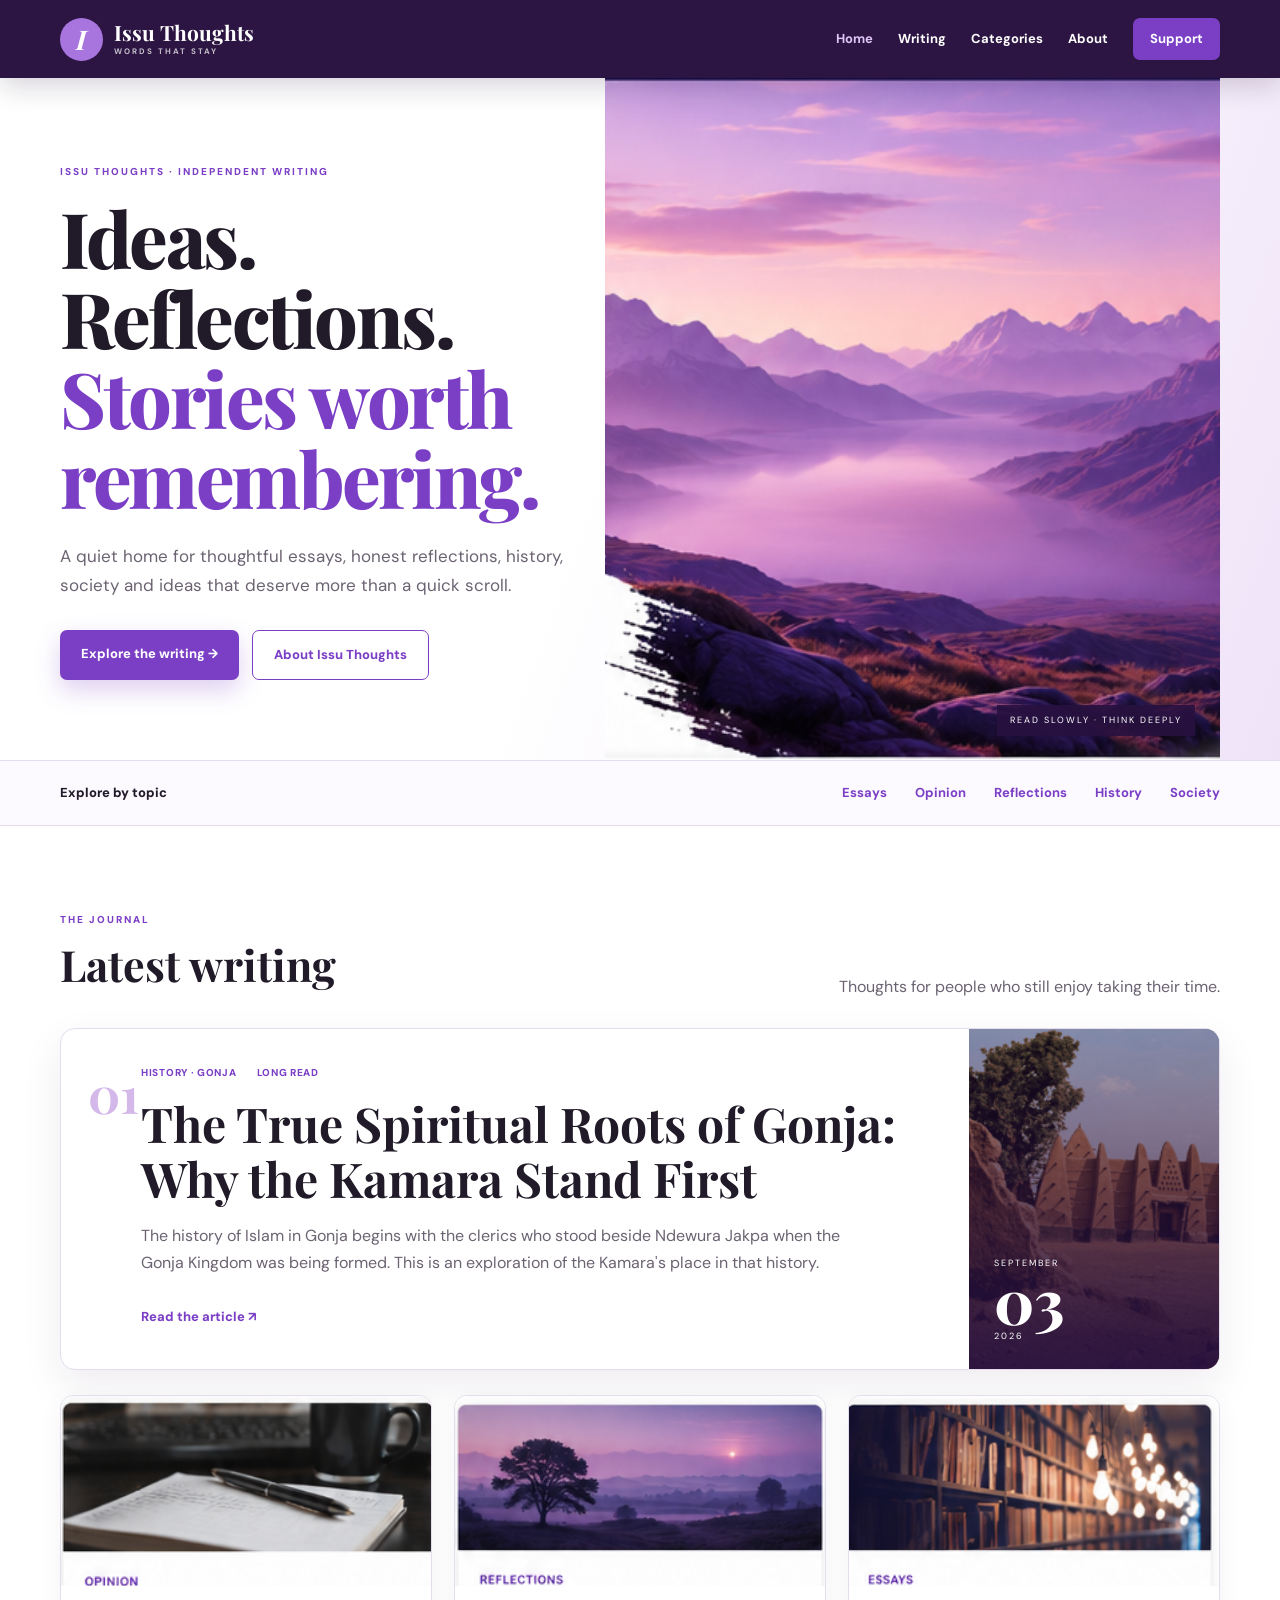
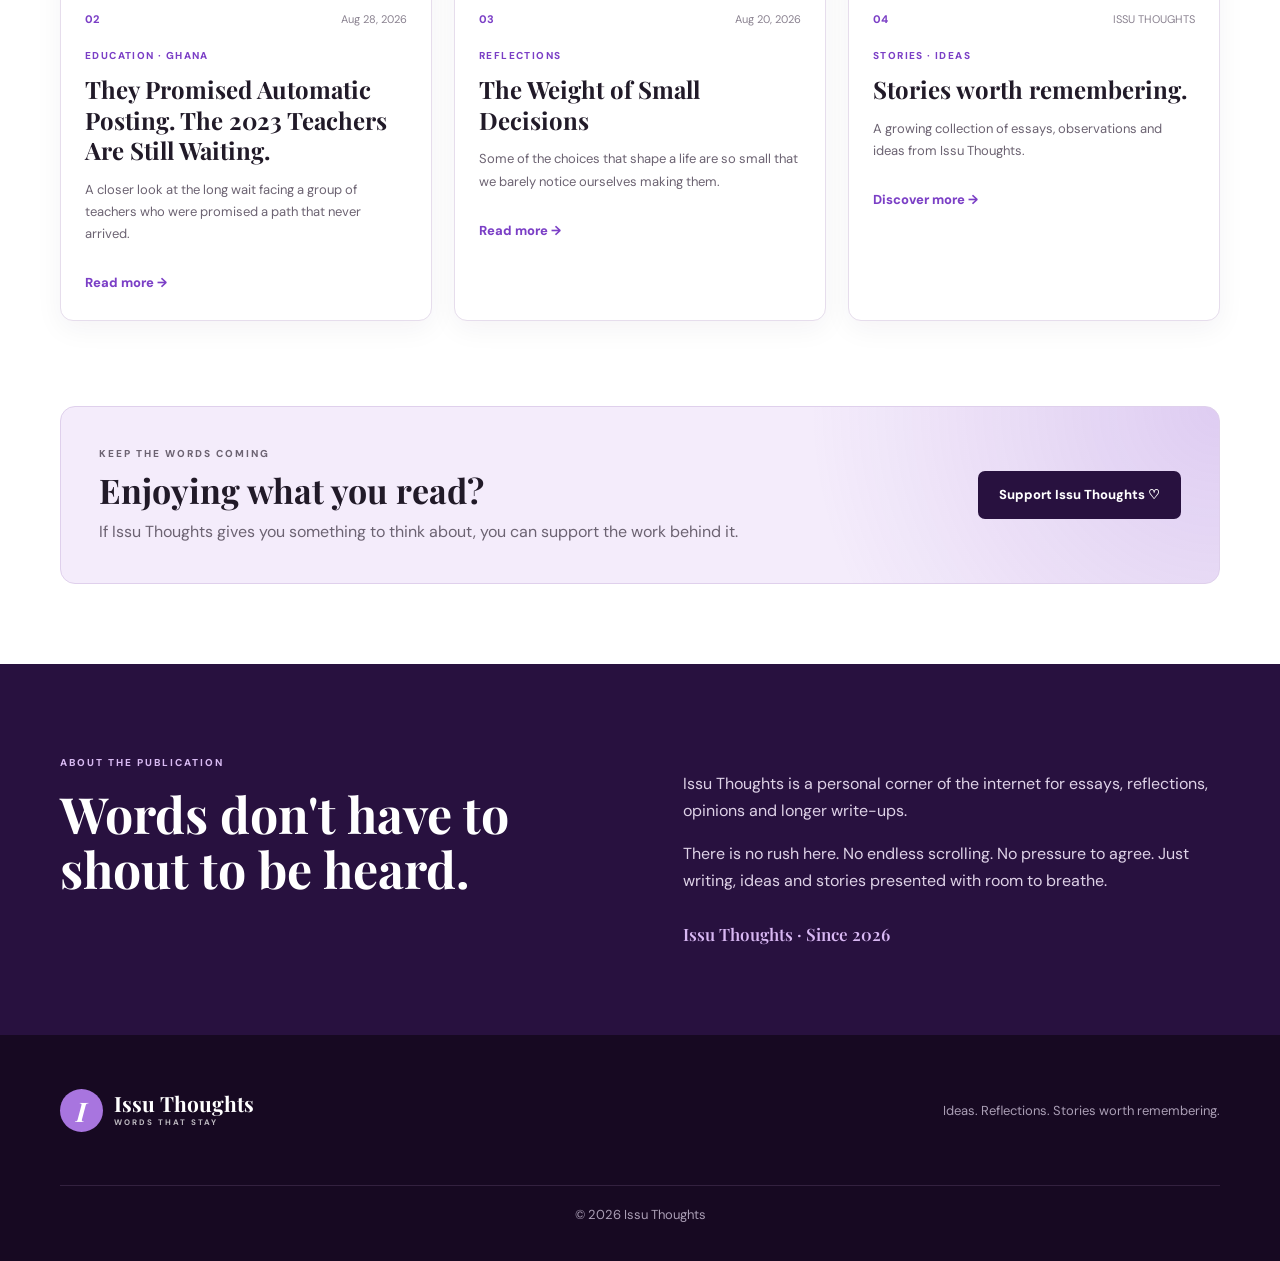
<file: index.html>
<!doctype html>

<html lang="en"><head>  <meta charset="utf-8"><meta name="viewport"
content="width=device-width, initial-scale=1">

  <title>Issu Thoughts — Ideas. Reflections. Stories.</title><meta name="description"
content="Thoughtful essays, honest reflections, history and ideas by Issu.">

  <link rel="stylesheet"
        href="styles.css"></head><body><header class="site-header">  <div class="wrap nav-wrap"><a class="brand" href="index.html">

  <span class="brand-mark">I</span>

  <span>
    <strong>Issu Thoughts</strong>
    <small>WORDS THAT STAY</small>
  </span>

</a>


<button
  class="menu-toggle"
  aria-label="Open navigation">
  ☰
</button>


<nav class="nav">

  <a class="active"
     href="index.html">
    Home
  </a>

  <a href="#writing">
    Writing
  </a>

  <a href="#topics">
    Categories
  </a>

  <a href="#about">
    About
  </a>

  <a
    class="nav-button"
    href="https://paystack.shop/pay/Issu-thoughts">
    Support
  </a>

</nav>

  </div></header><!-- =========================
     HERO
     ========================= --><section class="hero">  <div class="wrap hero-grid"><div class="hero-copy">

  <p class="eyebrow">
    ISSU THOUGHTS · INDEPENDENT WRITING
  </p>


  <h1>
    Ideas.<br>
    Reflections.<br>
    <em>Stories worth remembering.</em>
  </h1>


  <p>
    A quiet home for thoughtful essays,
    honest reflections, history, society
    and ideas that deserve more than a
    quick scroll.
  </p>


  <div class="hero-actions">

    <a
      class="button button-primary"
      href="#writing">
      Explore the writing →
    </a>

    <a
      class="button button-outline"
      href="#about">
      About Issu Thoughts
    </a>

  </div>

</div>


<div class="hero-art">

  <img
    src="hero-art.png"
    alt="Purple editorial artwork">

  <span class="art-caption">
    READ SLOWLY · THINK DEEPLY
  </span>

</div>

  </div></section><!-- =========================
     TOPICS
     ========================= --><div
  class="topic-bar"
  id="topics">  <div class="wrap topics"><span class="topics-label">
  Explore by topic
</span>

<a href="#writing">
  Essays
</a>

<a href="#writing">
  Opinion
</a>

<a href="#writing">
  Reflections
</a>

<a href="#writing">
  History
</a>

<a href="#writing">
  Society
</a>

  </div></div><!-- =========================
     WRITING
     ========================= --><section
  class="writing-section"
  id="writing">  <div class="wrap"><div class="section-heading">

  <div>

    <p class="eyebrow">
      THE JOURNAL
    </p>

    <h2>
      Latest writing
    </h2>

  </div>

  <p>
    Thoughts for people who still
    enjoy taking their time.
  </p>

</div>



<!-- FEATURED ARTICLE -->

<article class="featured-post">


  <div class="featured-number">
    01
  </div>


  <div class="featured-content">

    <div class="post-meta">

      <span>
        History · Gonja
      </span>

      <span>
        Long read
      </span>

    </div>


    <h3>

      <a href="Kamara.html">

        The True Spiritual Roots of Gonja:
        Why the Kamara Stand First

      </a>

    </h3>


    <p>
      The history of Islam in Gonja begins
      with the clerics who stood beside
      Ndewura Jakpa when the Gonja Kingdom
      was being formed.

      This is an exploration of the Kamara's
      place in that history.
    </p>


    <a
      class="read-link"
      href="Kamara.html">

      Read the article ↗

    </a>

  </div>


  <div class="featured-side">

    <img
  src="Kamara-art.png"
  alt="Traditional Gonja mosque and landscape associated with Larabanga">

    <div class="featured-side-overlay"></div>

    <div class="featured-date">

      <span>
        September
      </span>

      <strong>
        03
      </strong>

      <span>
        2026
      </span>

    </div>

  </div>


</article>



<!-- OTHER PUBLICATIONS -->

<div class="post-grid">


  <!-- CARD 02 -->

  <article class="post-card">

    <div class="card-image">

      <img
        src="writing-art.png"
        alt="Editorial writing artwork">

    </div>


    <div class="card-content">

      <div class="card-top">

        <span class="post-index">
          02
        </span>

        <span>
          Aug 28, 2026
        </span>

      </div>


      <p class="card-category">
        EDUCATION · GHANA
      </p>


      <h3>

        <a href="teacher-recruitment-backlog.html">

          They Promised Automatic Posting.
          The 2023 Teachers Are Still Waiting.

        </a>

      </h3>


      <p class="excerpt">

        A closer look at the long wait
        facing a group of teachers who were
        promised a path that never arrived.

      </p>


      <a
        class="read-link"
        href="teacher-recruitment-backlog.html">

        Read more →

      </a>

    </div>

  </article>



  <!-- CARD 03 -->

  <article class="post-card">

    <div class="card-image">

      <img
        src="reflection-art.png"
        alt="Reflection editorial artwork">

    </div>


    <div class="card-content">

      <div class="card-top">

        <span class="post-index">
          03
        </span>

        <span>
          Aug 20, 2026
        </span>

      </div>


      <p class="card-category">
        REFLECTIONS
      </p>


      <h3>

        <a href="article.html">

          The Weight of Small Decisions

        </a>

      </h3>


      <p class="excerpt">

        Some of the choices that shape
        a life are so small that we barely
        notice ourselves making them.

      </p>


      <a
        class="read-link"
        href="article.html">

        Read more →

      </a>

    </div>

  </article>



  <!-- CARD 04 -->

  <article class="post-card">

    <div class="card-image">

      <img
        src="stories-art.png"
        alt="Stories editorial artwork">

    </div>


    <div class="card-content">

      <div class="card-top">

        <span class="post-index">
          04
        </span>

        <span>
          ISSU THOUGHTS
        </span>

      </div>


      <p class="card-category">
        STORIES · IDEAS
      </p>


      <h3>
        Stories worth remembering.
      </h3>


      <p class="excerpt">

        A growing collection of essays,
        observations and ideas from
        Issu Thoughts.

      </p>


      <a
        class="read-link"
        href="#about">

        Discover more →

      </a>

    </div>

  </article>


</div>

  </div></section><!-- =========================
     SUPPORT
     ========================= --><section class="support-section">  <div class="wrap support-card"><div>

  <p class="eyebrow">
    KEEP THE WORDS COMING
  </p>

  <h2>
    Enjoying what you read?
  </h2>

  <p>
    If Issu Thoughts gives you something
    to think about, you can support the
    work behind it.
  </p>

</div>


<a
  class="button button-dark"
  href="https://paystack.shop/pay/Issu-thoughts">

  Support Issu Thoughts ♡

</a>

  </div></section><!-- =========================
     ABOUT
     ========================= --><section
  class="about-section"
  id="about">  <div class="wrap about-grid"><div class="about-title">

  <p
    class="eyebrow"
    style="color:#d8baf2">

    ABOUT THE PUBLICATION

  </p>


  <h2>
    Words don't have to shout
    to be heard.
  </h2>

</div>


<div class="about-copy">

  <p>

    Issu Thoughts is a personal corner
    of the internet for essays,
    reflections, opinions and longer
    write-ups.

  </p>


  <p>

    There is no rush here.
    No endless scrolling.
    No pressure to agree.

    Just writing, ideas and stories
    presented with room to breathe.

  </p>


  <div class="signature">

    Issu Thoughts
    <span>·</span>
    Since 2026

  </div>

</div>

  </div></section><!-- =========================
     FOOTER
     ========================= --><footer class="footer">  <div class="wrap footer-inner"><a
  class="brand footer-brand"
  href="index.html">

  <span class="brand-mark">
    I
  </span>

  <span>

    <strong>
      Issu Thoughts
    </strong>

    <small>
      WORDS THAT STAY
    </small>

  </span>

</a>


<p>
  Ideas. Reflections.
  Stories worth remembering.
</p>


<p class="copyright">
  © 2026 Issu Thoughts
</p>

  </div></footer><script>

const menuButton =
  document.querySelector(".menu-toggle");

const navigation =
  document.querySelector(".nav");


menuButton.addEventListener(
  "click",
  function () {

    navigation.classList.toggle("open");

  }
);


document.querySelectorAll(".nav a")
  .forEach(function(link) {

    link.addEventListener(
      "click",
      function() {

        navigation.classList.remove("open");

      }
    );

  });

</script></body></html>
</file>
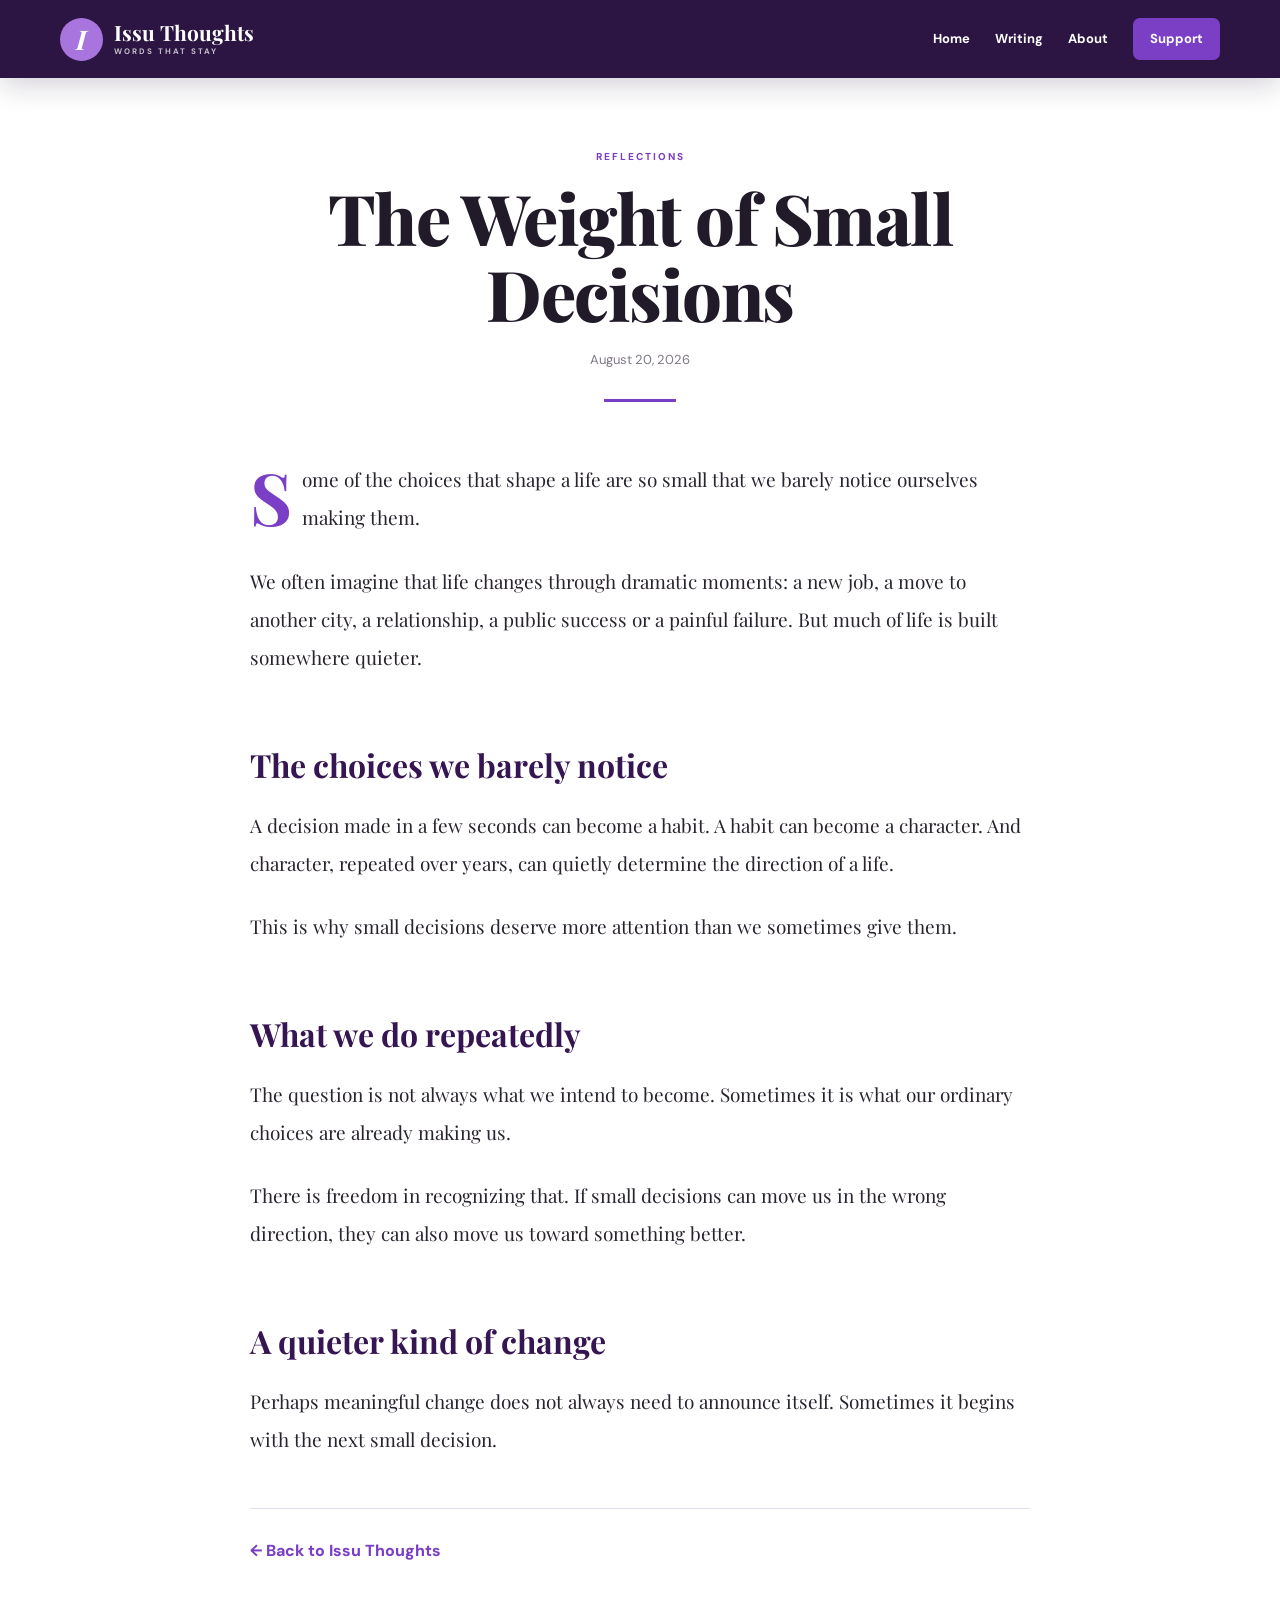
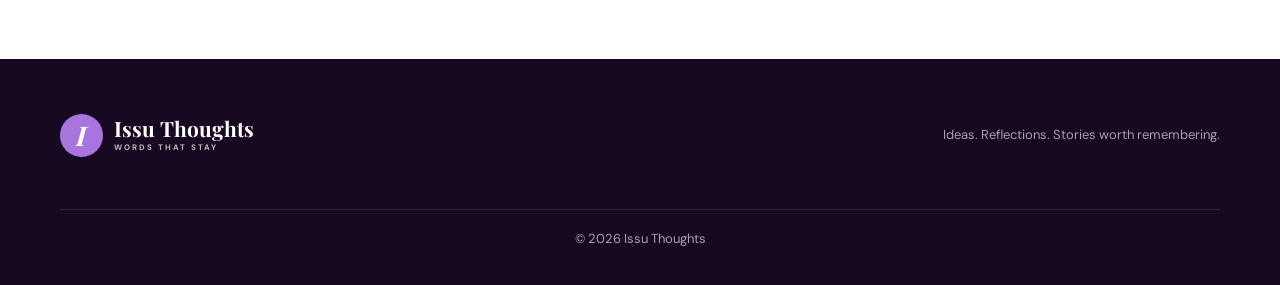
<file: article.html>
<!doctype html><html lang="en"><head><meta charset="utf-8"><meta name="viewport" content="width=device-width,initial-scale=1"><title>The Weight of Small Decisions — Issu Thoughts</title><meta name="description" content="A reflection on the quiet choices that shape character, growth and the direction of a life."><link rel="stylesheet" href="styles.css"></head><body><header class="site-header"><div class="wrap nav-wrap"><a class="brand" href="index.html"><span class="brand-mark">I</span><span><strong>Issu Thoughts</strong><small>WORDS THAT STAY</small></span></a><button class="menu-toggle" aria-label="Open menu">☰</button><nav class="nav"><a href="index.html">Home</a><a href="index.html#writing">Writing</a><a href="index.html#about">About</a><a class="nav-button" href="https://paystack.shop/pay/Issu-thoughts">Support</a></nav></div></header><main class="article-page"><header class="article-head wrap"><p class="eyebrow">REFLECTIONS</p><h1>The Weight of Small Decisions</h1><p class="article-date">August 20, 2026</p><div class="article-rule"></div></header><article class="article-body"><p>Some of the choices that shape a life are so small that we barely notice ourselves making them.</p>
<p>We often imagine that life changes through dramatic moments: a new job, a move to another city, a relationship, a public success or a painful failure. But much of life is built somewhere quieter.</p>
<h2>The choices we barely notice</h2>
<p>A decision made in a few seconds can become a habit. A habit can become a character. And character, repeated over years, can quietly determine the direction of a life.</p>
<p>This is why small decisions deserve more attention than we sometimes give them.</p>
<h2>What we do repeatedly</h2>
<p>The question is not always what we intend to become. Sometimes it is what our ordinary choices are already making us.</p>
<p>There is freedom in recognizing that. If small decisions can move us in the wrong direction, they can also move us toward something better.</p>
<h2>A quieter kind of change</h2>
<p>Perhaps meaningful change does not always need to announce itself. Sometimes it begins with the next small decision.</p></article><div class="article-end"><a class="back-link" href="index.html">← Back to Issu Thoughts</a></div></main><footer class="footer"><div class="wrap footer-inner"><a class="brand footer-brand" href="index.html"><span class="brand-mark">I</span><span><strong>Issu Thoughts</strong><small>WORDS THAT STAY</small></span></a><p>Ideas. Reflections. Stories worth remembering.</p><p class="copyright">© 2026 Issu Thoughts</p></div></footer><script>document.querySelector('.menu-toggle').onclick=()=>document.querySelector('.nav').classList.toggle('open')</script></body></html>
</file>
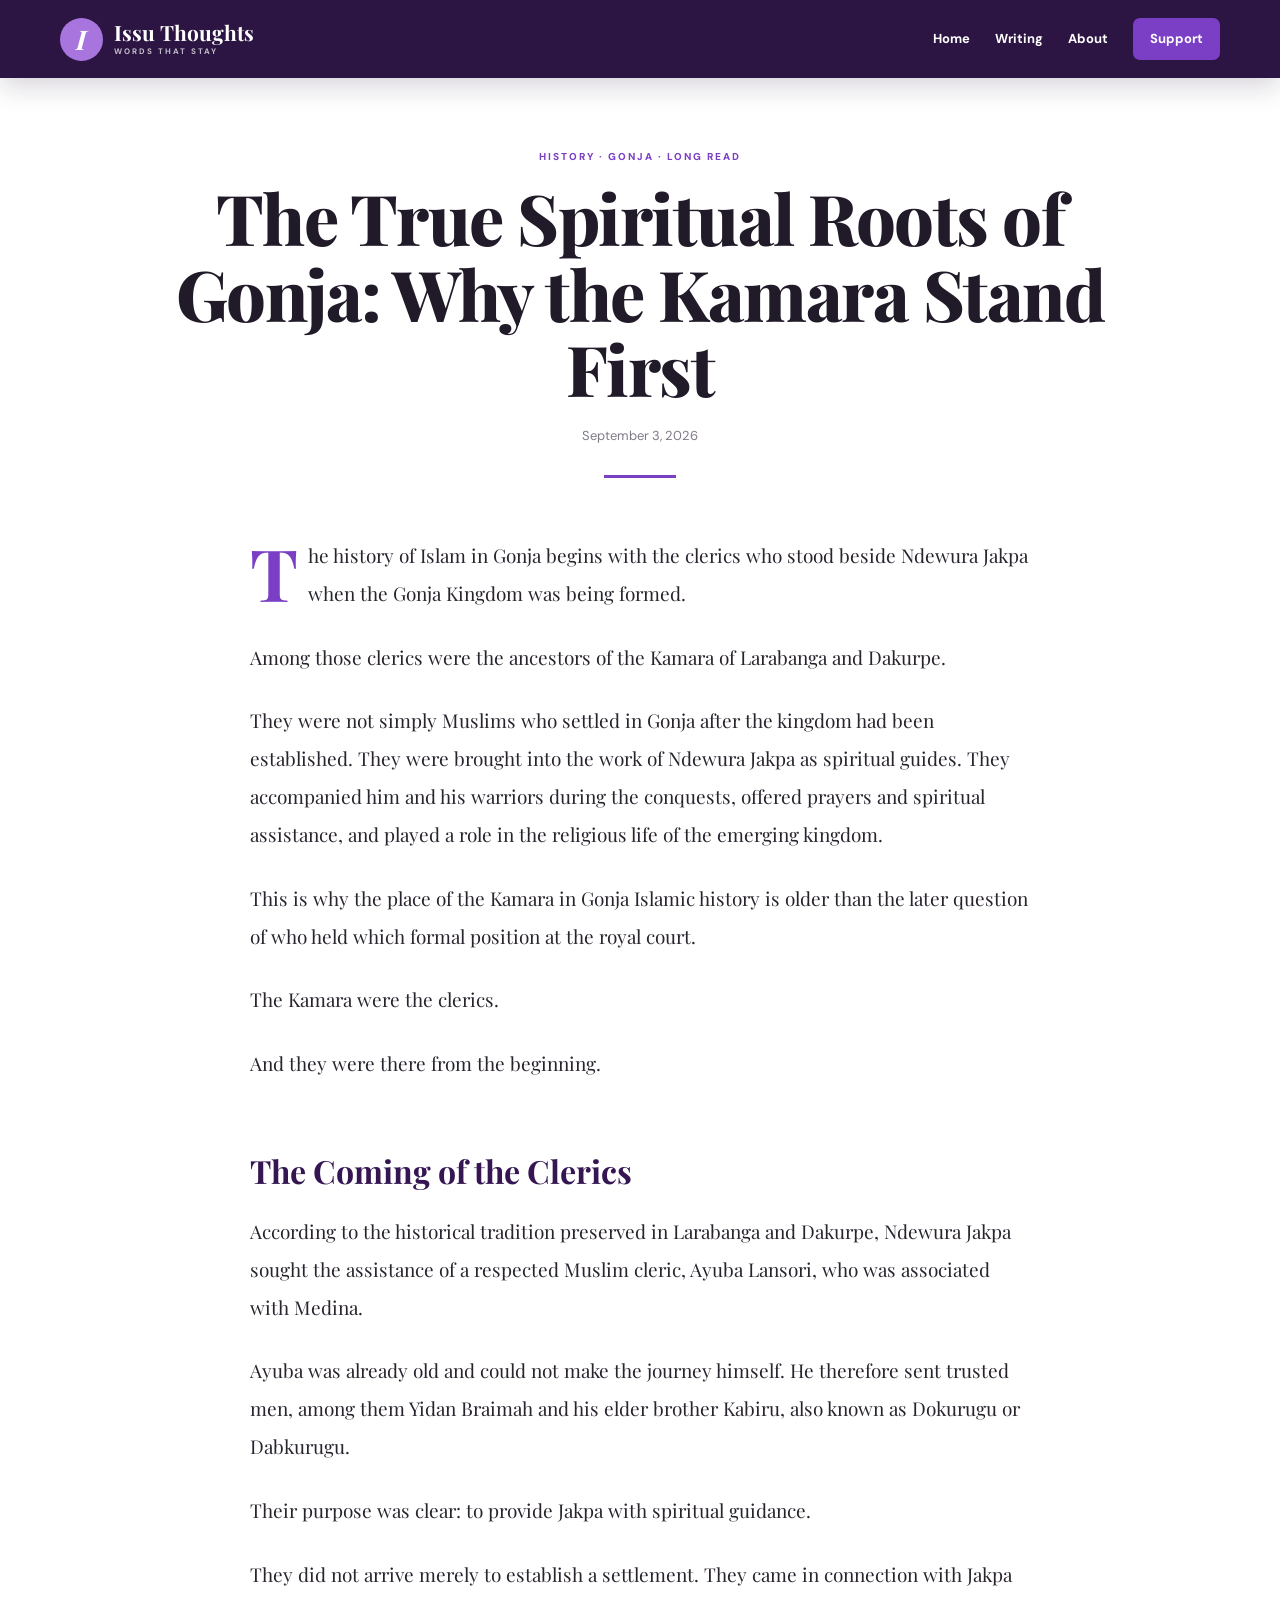
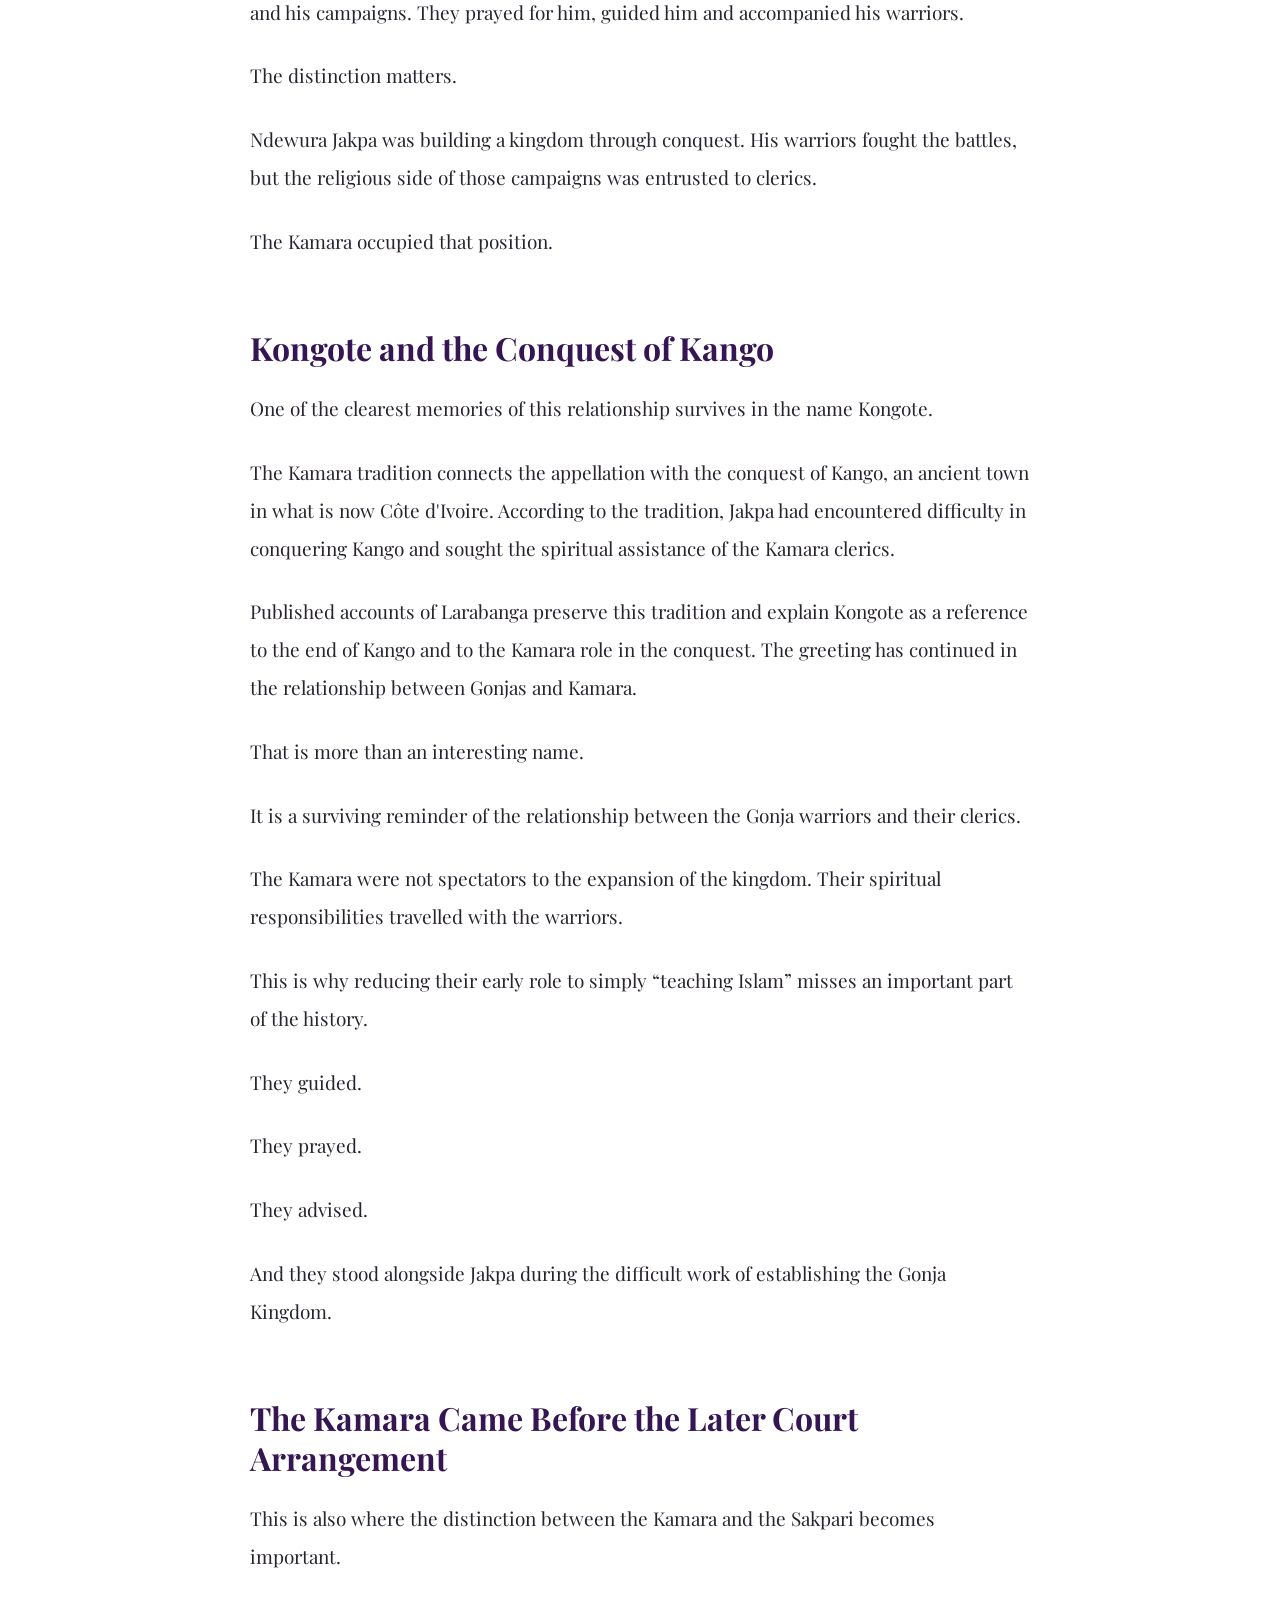
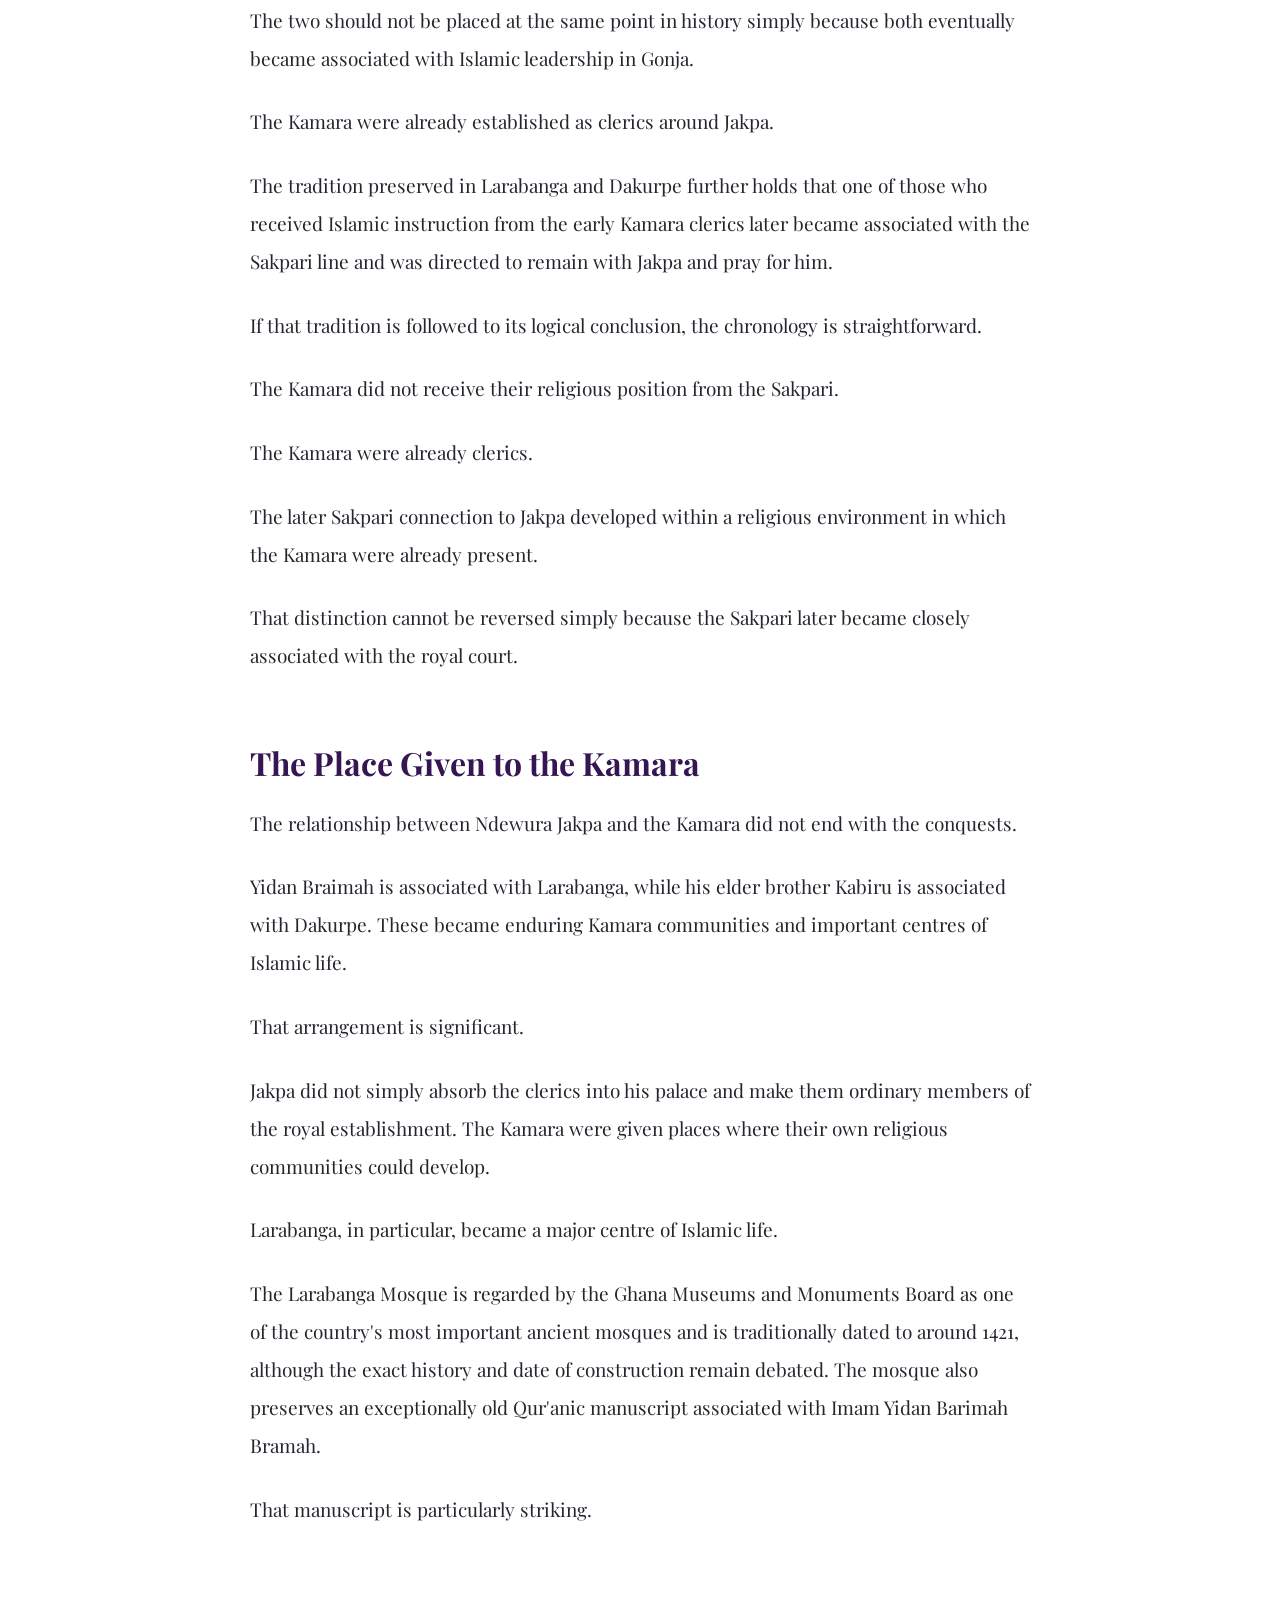
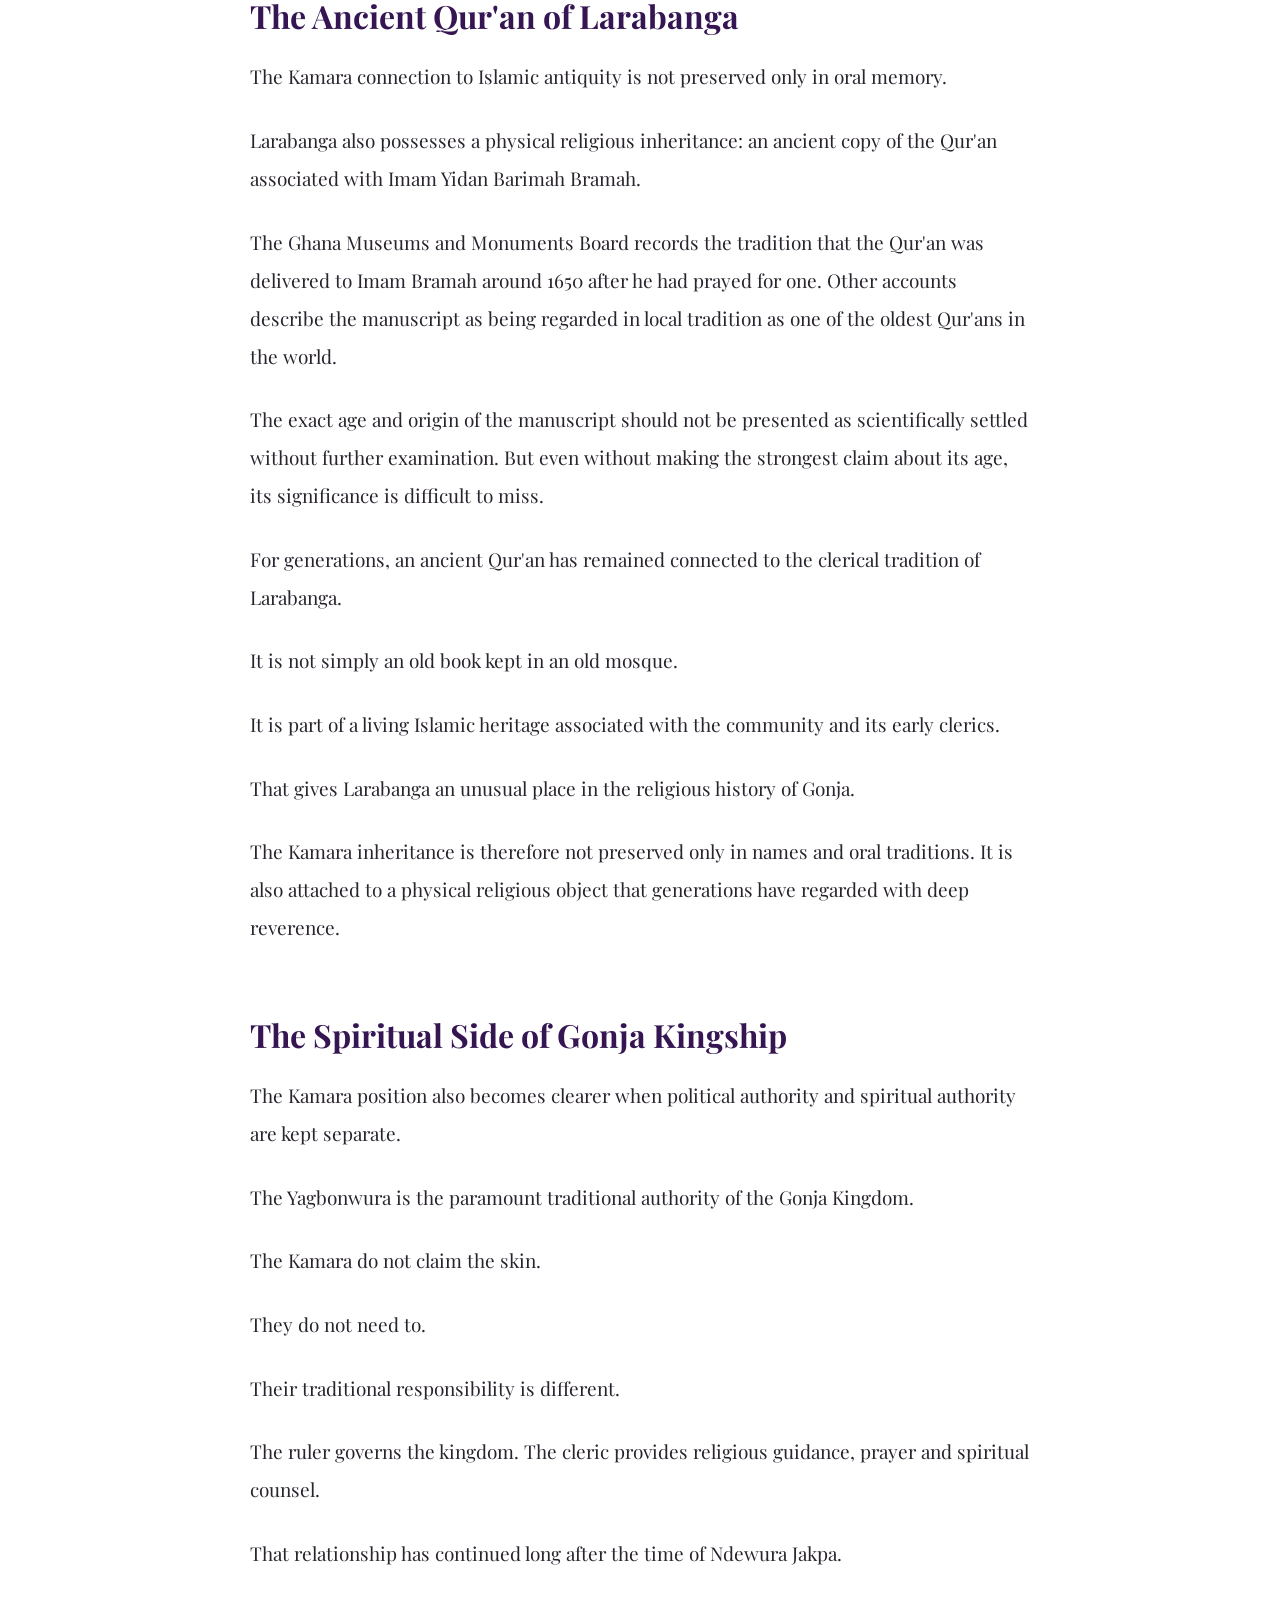
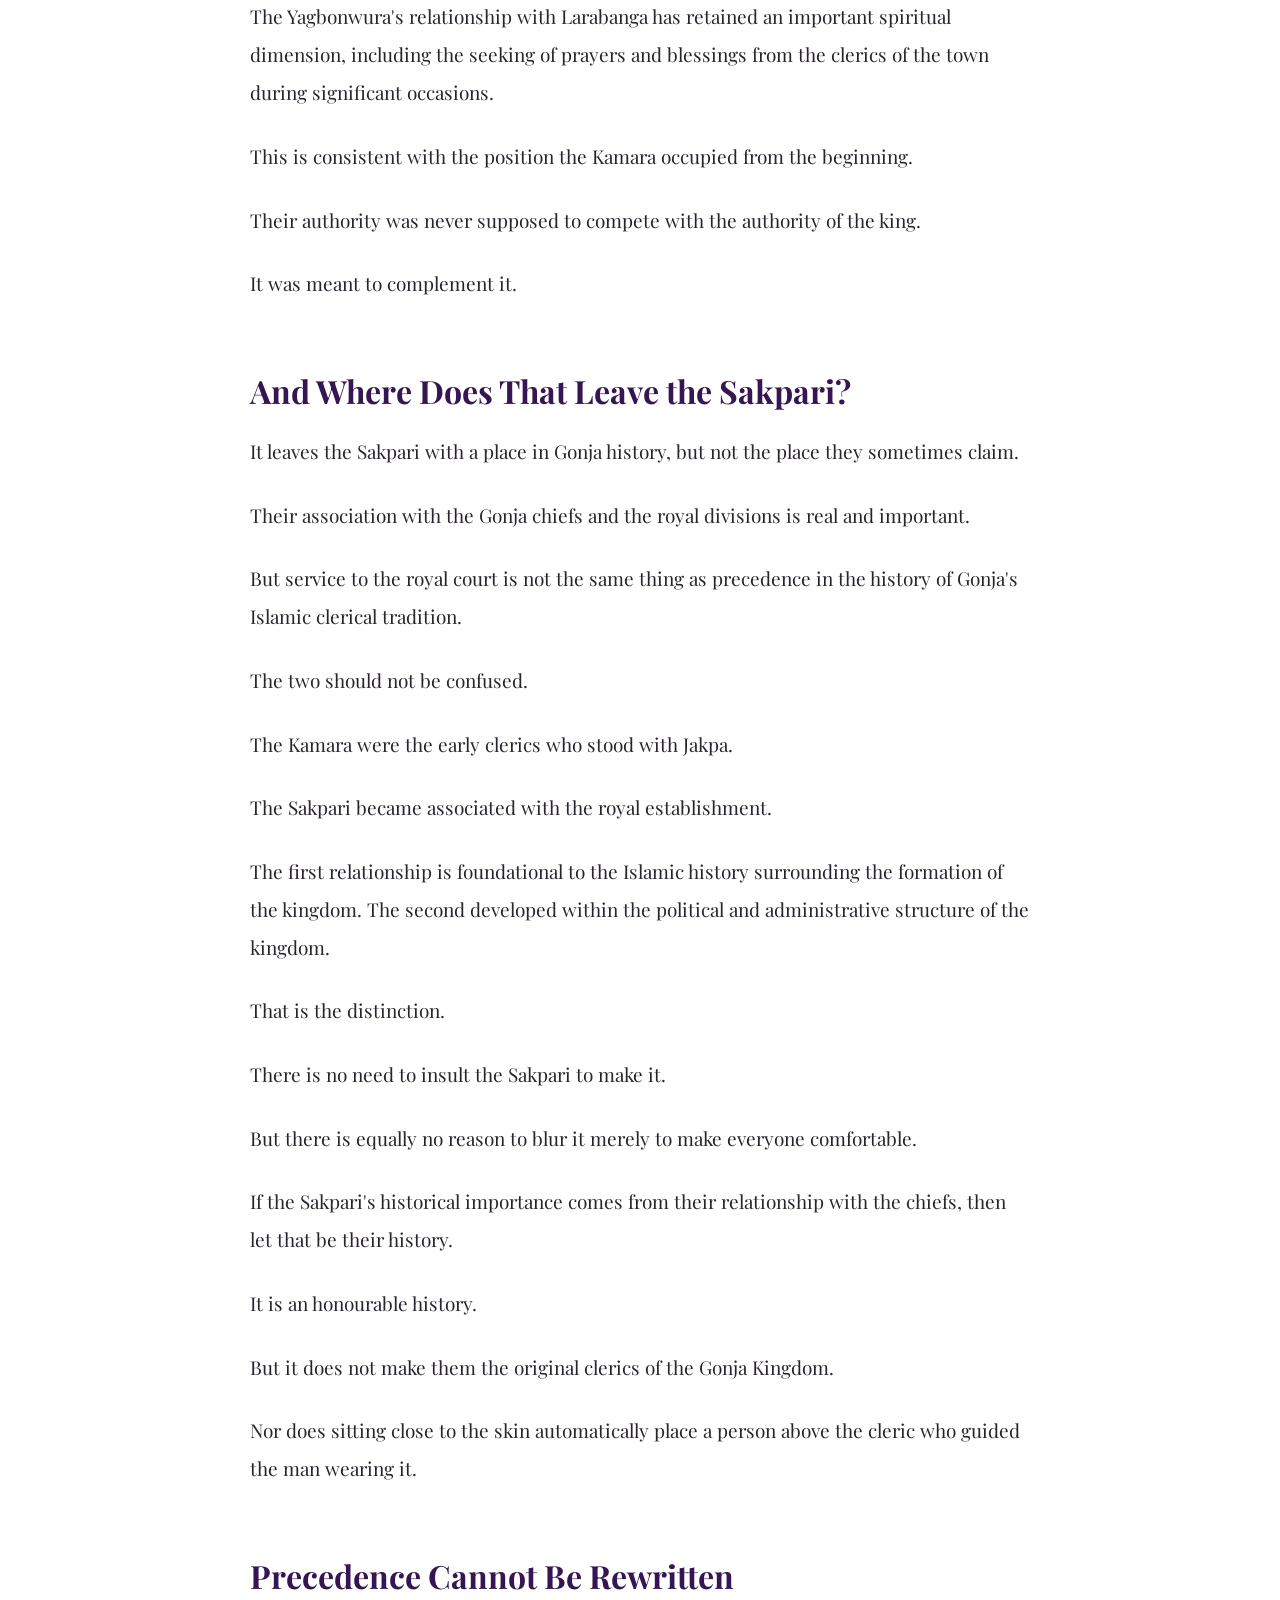
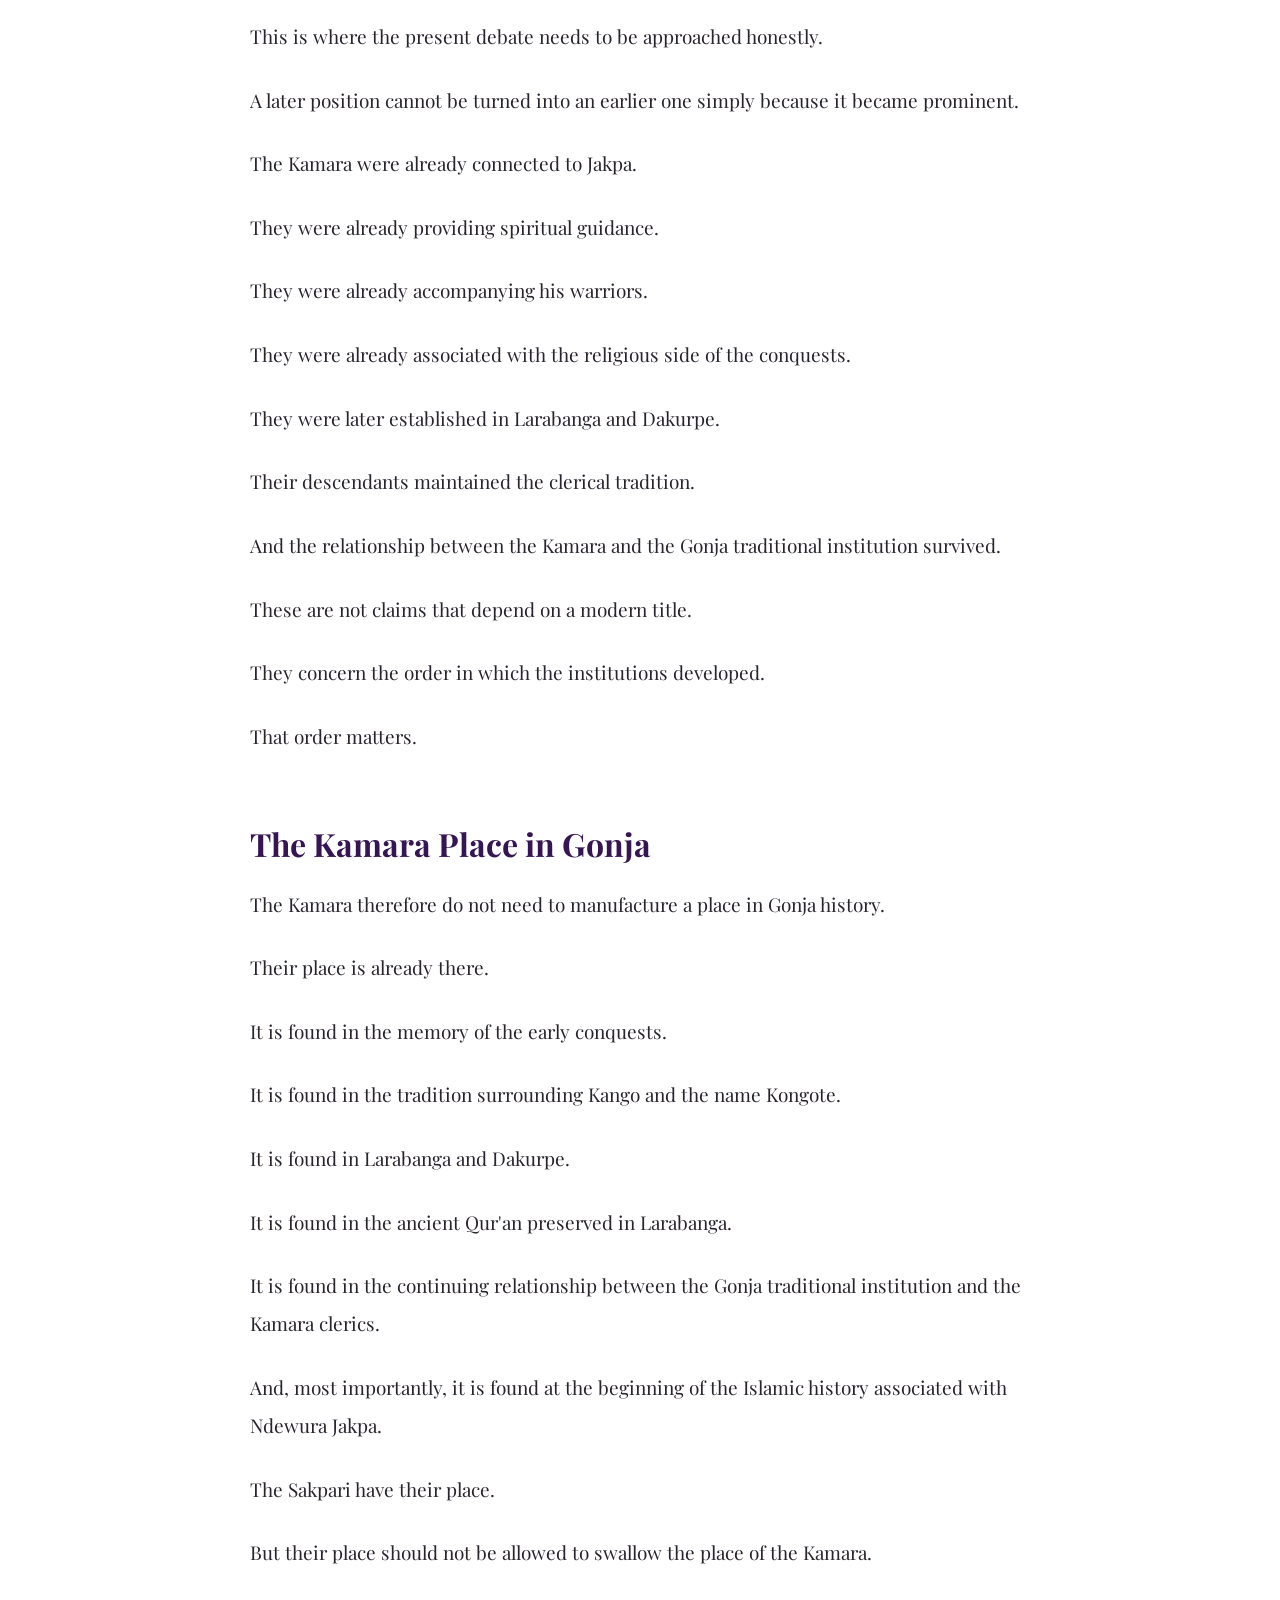
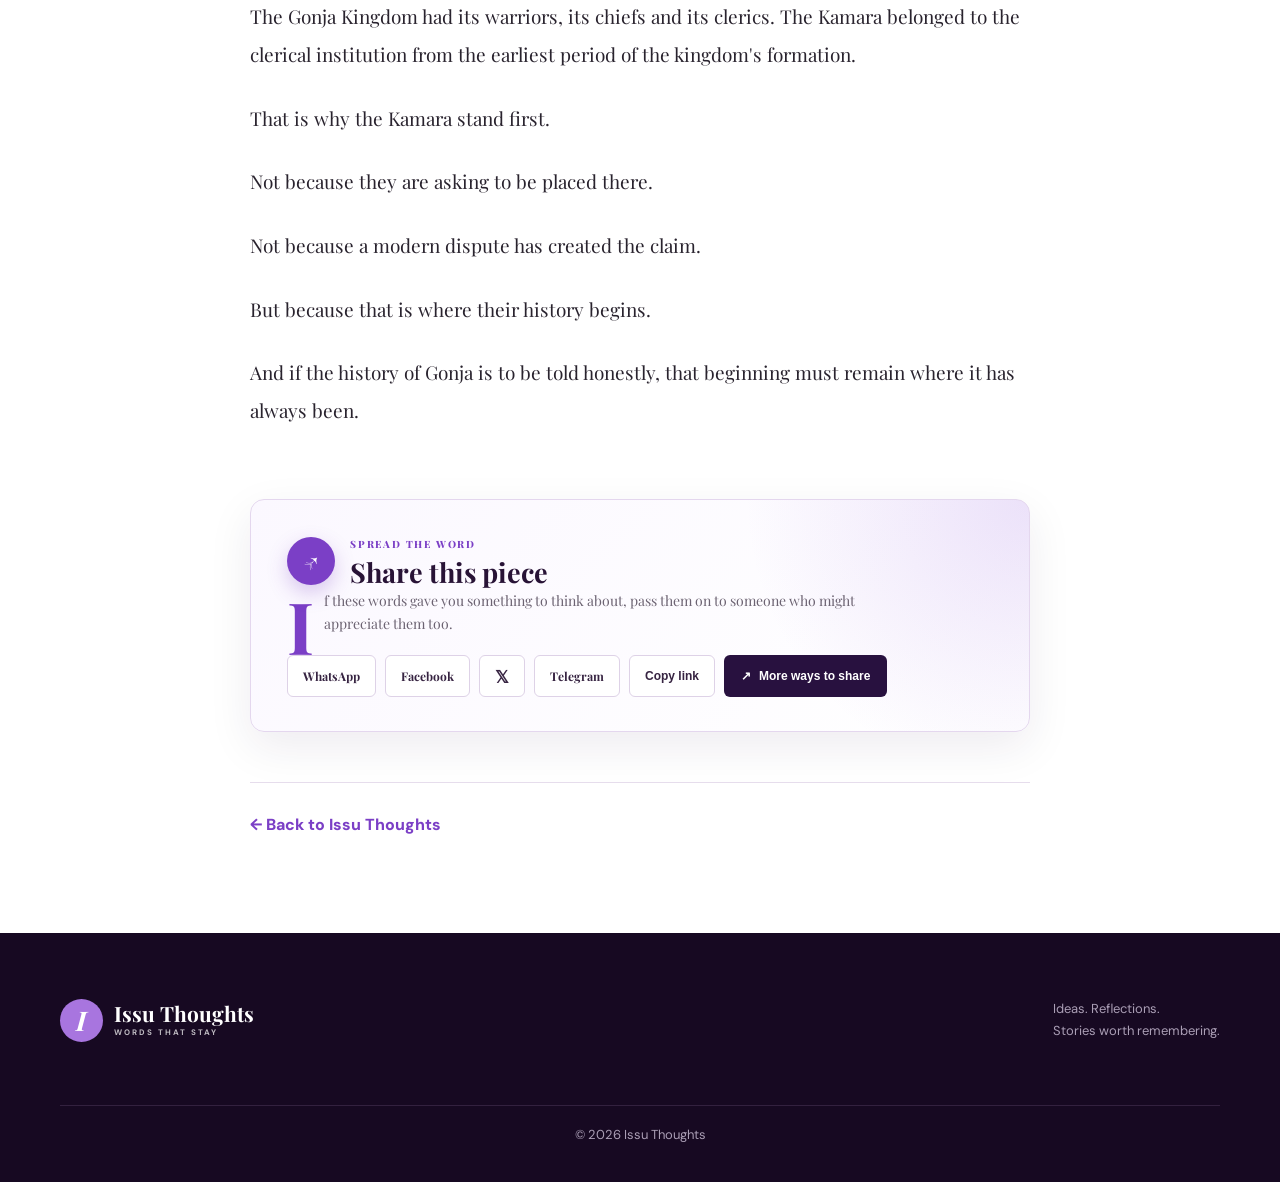
<file: Kamara.html>
<!doctype html>

<html lang="en"><head>
  <meta charset="utf-8">
  <meta name="viewport" content="width=device-width, initial-scale=1">  <title>The True Spiritual Roots of Gonja: Why the Kamara Stand First — Issu Thoughts</title><meta name="description"
content="An exploration of the Kamara’s place in the early Islamic history associated with Ndewura Jakpa and Gonja.">

  <link rel="stylesheet" href="styles.css">
</head><body><header class="site-header">
  <div class="wrap nav-wrap"><a class="brand" href="index.html">
  <span class="brand-mark">I</span>
  <span>
    <strong>Issu Thoughts</strong>
    <small>WORDS THAT STAY</small>
  </span>
</a>

<button class="menu-toggle" aria-label="Open menu">☰</button>

<nav class="nav">
  <a href="index.html">Home</a>
  <a href="index.html#writing">Writing</a>
  <a href="index.html#about">About</a>
  <a class="nav-button" href="https://paystack.shop/pay/Issu-thoughts">Support</a>
</nav>

  </div>
</header><main class="article-page">  <header class="article-head wrap"><p class="eyebrow">HISTORY · GONJA · LONG READ</p>

<h1>
  The True Spiritual Roots of Gonja: Why the Kamara Stand First
</h1>

<p class="article-date">September 3, 2026</p>

<div class="article-rule"></div>

  </header>  <article class="article-body"><p>
  The history of Islam in Gonja begins with the clerics who stood beside Ndewura Jakpa when the Gonja Kingdom was being formed.
</p>

<p>
  Among those clerics were the ancestors of the Kamara of Larabanga and Dakurpe.
</p>

<p>
  They were not simply Muslims who settled in Gonja after the kingdom had been established. They were brought into the work of Ndewura Jakpa as spiritual guides. They accompanied him and his warriors during the conquests, offered prayers and spiritual assistance, and played a role in the religious life of the emerging kingdom.
</p>

<p>
  This is why the place of the Kamara in Gonja Islamic history is older than the later question of who held which formal position at the royal court.
</p>

<p>
  The Kamara were the clerics.
</p>

<p>
  And they were there from the beginning.
</p>


<h2>The Coming of the Clerics</h2>

<p>
  According to the historical tradition preserved in Larabanga and Dakurpe, Ndewura Jakpa sought the assistance of a respected Muslim cleric, Ayuba Lansori, who was associated with Medina.
</p>

<p>
  Ayuba was already old and could not make the journey himself. He therefore sent trusted men, among them Yidan Braimah and his elder brother Kabiru, also known as Dokurugu or Dabkurugu.
</p>

<p>
  Their purpose was clear: to provide Jakpa with spiritual guidance.
</p>

<p>
  They did not arrive merely to establish a settlement. They came in connection with Jakpa and his campaigns. They prayed for him, guided him and accompanied his warriors.
</p>

<p>
  The distinction matters.
</p>

<p>
  Ndewura Jakpa was building a kingdom through conquest. His warriors fought the battles, but the religious side of those campaigns was entrusted to clerics.
</p>

<p>
  The Kamara occupied that position.
</p>


<h2>Kongote and the Conquest of Kango</h2>

<p>
  One of the clearest memories of this relationship survives in the name Kongote.
</p>

<p>
  The Kamara tradition connects the appellation with the conquest of Kango, an ancient town in what is now Côte d'Ivoire. According to the tradition, Jakpa had encountered difficulty in conquering Kango and sought the spiritual assistance of the Kamara clerics.
</p>

<p>
  Published accounts of Larabanga preserve this tradition and explain Kongote as a reference to the end of Kango and to the Kamara role in the conquest. The greeting has continued in the relationship between Gonjas and Kamara.
</p>

<p>
  That is more than an interesting name.
</p>

<p>
  It is a surviving reminder of the relationship between the Gonja warriors and their clerics.
</p>

<p>
  The Kamara were not spectators to the expansion of the kingdom. Their spiritual responsibilities travelled with the warriors.
</p>

<p>
  This is why reducing their early role to simply “teaching Islam” misses an important part of the history.
</p>

<p>They guided.</p>
<p>They prayed.</p>
<p>They advised.</p>

<p>
  And they stood alongside Jakpa during the difficult work of establishing the Gonja Kingdom.
</p>


<h2>The Kamara Came Before the Later Court Arrangement</h2>

<p>
  This is also where the distinction between the Kamara and the Sakpari becomes important.
</p>

<p>
  The two should not be placed at the same point in history simply because both eventually became associated with Islamic leadership in Gonja.
</p>

<p>
  The Kamara were already established as clerics around Jakpa.
</p>

<p>
  The tradition preserved in Larabanga and Dakurpe further holds that one of those who received Islamic instruction from the early Kamara clerics later became associated with the Sakpari line and was directed to remain with Jakpa and pray for him.
</p>

<p>
  If that tradition is followed to its logical conclusion, the chronology is straightforward.
</p>

<p>
  The Kamara did not receive their religious position from the Sakpari.
</p>

<p>
  The Kamara were already clerics.
</p>

<p>
  The later Sakpari connection to Jakpa developed within a religious environment in which the Kamara were already present.
</p>

<p>
  That distinction cannot be reversed simply because the Sakpari later became closely associated with the royal court.
</p>


<h2>The Place Given to the Kamara</h2>

<p>
  The relationship between Ndewura Jakpa and the Kamara did not end with the conquests.
</p>

<p>
  Yidan Braimah is associated with Larabanga, while his elder brother Kabiru is associated with Dakurpe. These became enduring Kamara communities and important centres of Islamic life.
</p>

<p>
  That arrangement is significant.
</p>

<p>
  Jakpa did not simply absorb the clerics into his palace and make them ordinary members of the royal establishment. The Kamara were given places where their own religious communities could develop.
</p>

<p>
  Larabanga, in particular, became a major centre of Islamic life.
</p>

<p>
  The Larabanga Mosque is regarded by the Ghana Museums and Monuments Board as one of the country's most important ancient mosques and is traditionally dated to around 1421, although the exact history and date of construction remain debated. The mosque also preserves an exceptionally old Qur'anic manuscript associated with Imam Yidan Barimah Bramah.
</p>

<p>
  That manuscript is particularly striking.
</p>


<h2>The Ancient Qur'an of Larabanga</h2>

<p>
  The Kamara connection to Islamic antiquity is not preserved only in oral memory.
</p>

<p>
  Larabanga also possesses a physical religious inheritance: an ancient copy of the Qur'an associated with Imam Yidan Barimah Bramah.
</p>

<p>
  The Ghana Museums and Monuments Board records the tradition that the Qur'an was delivered to Imam Bramah around 1650 after he had prayed for one. Other accounts describe the manuscript as being regarded in local tradition as one of the oldest Qur'ans in the world.
</p>

<p>
  The exact age and origin of the manuscript should not be presented as scientifically settled without further examination. But even without making the strongest claim about its age, its significance is difficult to miss.
</p>

<p>
  For generations, an ancient Qur'an has remained connected to the clerical tradition of Larabanga.
</p>

<p>
  It is not simply an old book kept in an old mosque.
</p>

<p>
  It is part of a living Islamic heritage associated with the community and its early clerics.
</p>

<p>
  That gives Larabanga an unusual place in the religious history of Gonja.
</p>

<p>
  The Kamara inheritance is therefore not preserved only in names and oral traditions. It is also attached to a physical religious object that generations have regarded with deep reverence.
</p>


<h2>The Spiritual Side of Gonja Kingship</h2>

<p>
  The Kamara position also becomes clearer when political authority and spiritual authority are kept separate.
</p>

<p>
  The Yagbonwura is the paramount traditional authority of the Gonja Kingdom.
</p>

<p>
  The Kamara do not claim the skin.
</p>

<p>
  They do not need to.
</p>

<p>
  Their traditional responsibility is different.
</p>

<p>
  The ruler governs the kingdom. The cleric provides religious guidance, prayer and spiritual counsel.
</p>

<p>
  That relationship has continued long after the time of Ndewura Jakpa.
</p>

<p>
  The Yagbonwura's relationship with Larabanga has retained an important spiritual dimension, including the seeking of prayers and blessings from the clerics of the town during significant occasions.
</p>

<p>
  This is consistent with the position the Kamara occupied from the beginning.
</p>

<p>
  Their authority was never supposed to compete with the authority of the king.
</p>

<p>
  It was meant to complement it.
</p>


<h2>And Where Does That Leave the Sakpari?</h2>

<p>
  It leaves the Sakpari with a place in Gonja history, but not the place they sometimes claim.
</p>

<p>
  Their association with the Gonja chiefs and the royal divisions is real and important.
</p>

<p>
  But service to the royal court is not the same thing as precedence in the history of Gonja's Islamic clerical tradition.
</p>

<p>
  The two should not be confused.
</p>

<p>
  The Kamara were the early clerics who stood with Jakpa.
</p>

<p>
  The Sakpari became associated with the royal establishment.
</p>

<p>
  The first relationship is foundational to the Islamic history surrounding the formation of the kingdom. The second developed within the political and administrative structure of the kingdom.
</p>

<p>
  That is the distinction.
</p>

<p>
  There is no need to insult the Sakpari to make it.
</p>

<p>
  But there is equally no reason to blur it merely to make everyone comfortable.
</p>

<p>
  If the Sakpari's historical importance comes from their relationship with the chiefs, then let that be their history.
</p>

<p>
  It is an honourable history.
</p>

<p>
  But it does not make them the original clerics of the Gonja Kingdom.
</p>

<p>
  Nor does sitting close to the skin automatically place a person above the cleric who guided the man wearing it.
</p>


<h2>Precedence Cannot Be Rewritten</h2>

<p>
  This is where the present debate needs to be approached honestly.
</p>

<p>
  A later position cannot be turned into an earlier one simply because it became prominent.
</p>

<p>
  The Kamara were already connected to Jakpa.
</p>

<p>
  They were already providing spiritual guidance.
</p>

<p>
  They were already accompanying his warriors.
</p>

<p>
  They were already associated with the religious side of the conquests.
</p>

<p>
  They were later established in Larabanga and Dakurpe.
</p>

<p>
  Their descendants maintained the clerical tradition.
</p>

<p>
  And the relationship between the Kamara and the Gonja traditional institution survived.
</p>

<p>
  These are not claims that depend on a modern title.
</p>

<p>
  They concern the order in which the institutions developed.
</p>

<p>
  That order matters.
</p>


<h2>The Kamara Place in Gonja</h2>

<p>
  The Kamara therefore do not need to manufacture a place in Gonja history.
</p>

<p>
  Their place is already there.
</p>

<p>
  It is found in the memory of the early conquests.
</p>

<p>
  It is found in the tradition surrounding Kango and the name Kongote.
</p>

<p>
  It is found in Larabanga and Dakurpe.
</p>

<p>
  It is found in the ancient Qur'an preserved in Larabanga.
</p>

<p>
  It is found in the continuing relationship between the Gonja traditional institution and the Kamara clerics.
</p>

<p>
  And, most importantly, it is found at the beginning of the Islamic history associated with Ndewura Jakpa.
</p>

<p>
  The Sakpari have their place.
</p>

<p>
  But their place should not be allowed to swallow the place of the Kamara.
</p>

<p>
  The Gonja Kingdom had its warriors, its chiefs and its clerics. The Kamara belonged to the clerical institution from the earliest period of the kingdom's formation.
</p>

<p>
  That is why the Kamara stand first.
</p>

<p>
  Not because they are asking to be placed there.
</p>

<p>
  Not because a modern dispute has created the claim.
</p>

<p>
  But because that is where their history begins.
</p>

<p>
  And if the history of Gonja is to be told honestly, that beginning must remain where it has always been.
</p>


<!-- PREMIUM SHARE PANEL -->

<div class="premium-share">

  <div class="share-heading">

    <div class="share-icon">↗</div>

    <div>
      <span>SPREAD THE WORD</span>
      <h3>Share this piece</h3>
    </div>

  </div>

  <p class="share-description">
    If these words gave you something to think about, pass them on to someone who might appreciate them too.
  </p>

  <div class="share-actions">

    <a class="share-option whatsapp"
       href="#"
       onclick="shareWhatsApp(event)">
      <span>WhatsApp</span>
    </a>

    <a class="share-option facebook"
       href="#"
       onclick="shareFacebook(event)">
      <span>Facebook</span>
    </a>

    <a class="share-option x-share"
       href="#"
       onclick="shareX(event)">
      <span>𝕏</span>
    </a>

    <a class="share-option telegram"
       href="#"
       onclick="shareTelegram(event)">
      <span>Telegram</span>
    </a>

    <button class="share-option copy-link"
            onclick="copyArticleLink()">
      <span id="copyText">Copy link</span>
    </button>

    <button class="native-share"
            onclick="sharePost()">
      <span>↗</span>
      More ways to share
    </button>

  </div>

  <div id="copyMessage" class="copy-message">
    Link copied to your clipboard.
  </div>

</div>

  </article>  <div class="article-end"><a class="back-link" href="index.html">
  ← Back to Issu Thoughts
</a>

  </div></main><footer class="footer">  <div class="wrap footer-inner"><a class="brand footer-brand" href="index.html">

  <span class="brand-mark">I</span>

  <span>
    <strong>Issu Thoughts</strong>
    <small>WORDS THAT STAY</small>
  </span>

</a>

<p>
  Ideas. Reflections.<br>
  Stories worth remembering.
</p>

<p class="copyright">
  © 2026 Issu Thoughts
</p>

  </div></footer><script>
document.querySelector('.menu-toggle').onclick = function () {
  document.querySelector('.nav').classList.toggle('open');
};
</script><script>

function getArticleInfo() {

  return {
    title: document.title
      .replace(" — Issu Thoughts", "")
      .replace(" - Issu Thoughts", ""),

    url: window.location.href
  };

}


function shareWhatsApp(event) {

  event.preventDefault();

  const { title, url } = getArticleInfo();

  const text =
    `${title}\n\nRead it on Issu Thoughts:\n${url}`;

  window.open(
    "https://wa.me/?text=" +
    encodeURIComponent(text),
    "_blank"
  );

}


function shareFacebook(event) {

  event.preventDefault();

  const url = window.location.href;

  window.open(
    "https://www.facebook.com/sharer/sharer.php?u=" +
    encodeURIComponent(url),
    "_blank"
  );

}


function shareX(event) {

  event.preventDefault();

  const { title, url } = getArticleInfo();

  const text =
    `${title} — Issu Thoughts`;

  window.open(
    "https://twitter.com/intent/tweet?text=" +
    encodeURIComponent(text) +
    "&url=" +
    encodeURIComponent(url),
    "_blank"
  );

}


function shareTelegram(event) {

  event.preventDefault();

  const { title, url } = getArticleInfo();

  const text =
    `${title} — Issu Thoughts`;

  window.open(
    "https://t.me/share/url?url=" +
    encodeURIComponent(url) +
    "&text=" +
    encodeURIComponent(text),
    "_blank"
  );

}


function copyArticleLink() {

  const url = window.location.href;

  const message =
    document.getElementById("copyMessage");

  const copyText =
    document.getElementById("copyText");


  navigator.clipboard.writeText(url)

    .then(function () {

      copyText.textContent = "Copied ✓";

      message.classList.add("show");

      setTimeout(function () {

        copyText.textContent = "Copy link";

        message.classList.remove("show");

      }, 2500);

    })

    .catch(function () {

      prompt(
        "Copy this article link:",
        url
      );

    });

}


function sharePost() {

  const { title, url } =
    getArticleInfo();


  if (navigator.share) {

    navigator.share({

      title: title,

      text:
        "I thought you might enjoy this piece from Issu Thoughts.",

      url: url

    }).catch(function () {});

  }

  else {

    copyArticleLink();

  }

}

</script></body>
               </html>
</file>
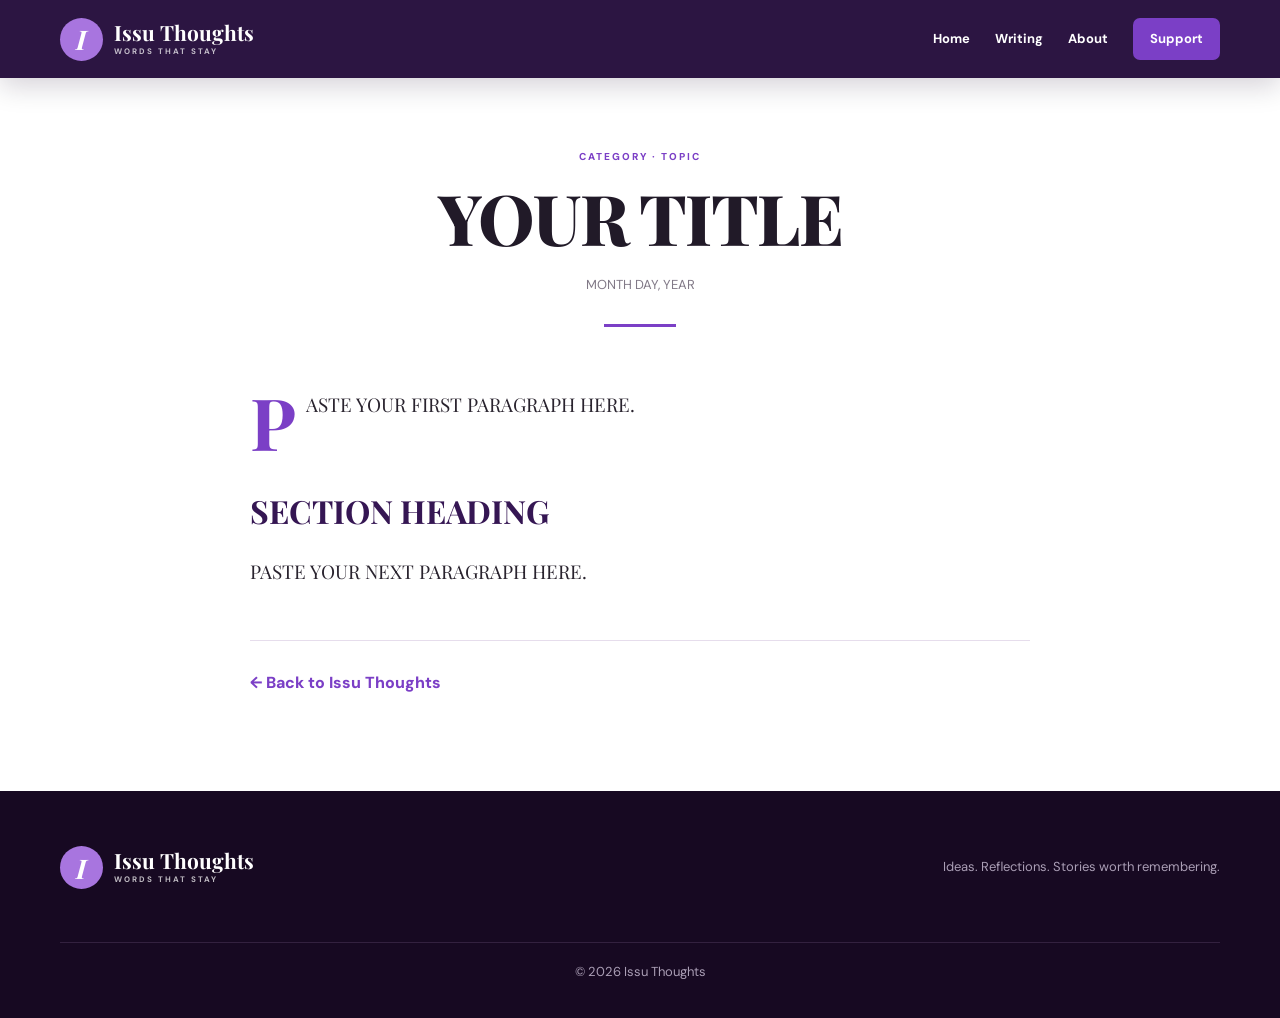
<file: new-post-template.html>
<!doctype html><html lang="en"><head><meta charset="utf-8"><meta name="viewport" content="width=device-width,initial-scale=1"><title>YOUR TITLE — Issu Thoughts</title><link rel="stylesheet" href="styles.css"></head><body><header class="site-header"><div class="wrap nav-wrap"><a class="brand" href="index.html"><span class="brand-mark">I</span><span><strong>Issu Thoughts</strong><small>WORDS THAT STAY</small></span></a><button class="menu-toggle" aria-label="Open menu">☰</button><nav class="nav"><a href="index.html">Home</a><a href="index.html#writing">Writing</a><a href="index.html#about">About</a><a class="nav-button" href="https://paystack.shop/pay/Issu-thoughts">Support</a></nav></div></header><main class="article-page"><header class="article-head wrap"><p class="eyebrow">CATEGORY · TOPIC</p><h1>YOUR TITLE</h1><p class="article-date">MONTH DAY, YEAR</p><div class="article-rule"></div></header><article class="article-body"><p>PASTE YOUR FIRST PARAGRAPH HERE.</p><h2>SECTION HEADING</h2><p>PASTE YOUR NEXT PARAGRAPH HERE.</p></article><div class="article-end"><a class="back-link" href="index.html">← Back to Issu Thoughts</a></div></main><footer class="footer"><div class="wrap footer-inner"><a class="brand footer-brand" href="index.html"><span class="brand-mark">I</span><span><strong>Issu Thoughts</strong><small>WORDS THAT STAY</small></span></a><p>Ideas. Reflections. Stories worth remembering.</p><p class="copyright">© 2026 Issu Thoughts</p></div></footer><script>document.querySelector('.menu-toggle').onclick=()=>document.querySelector('.nav').classList.toggle('open')</script></body></html>
</file>
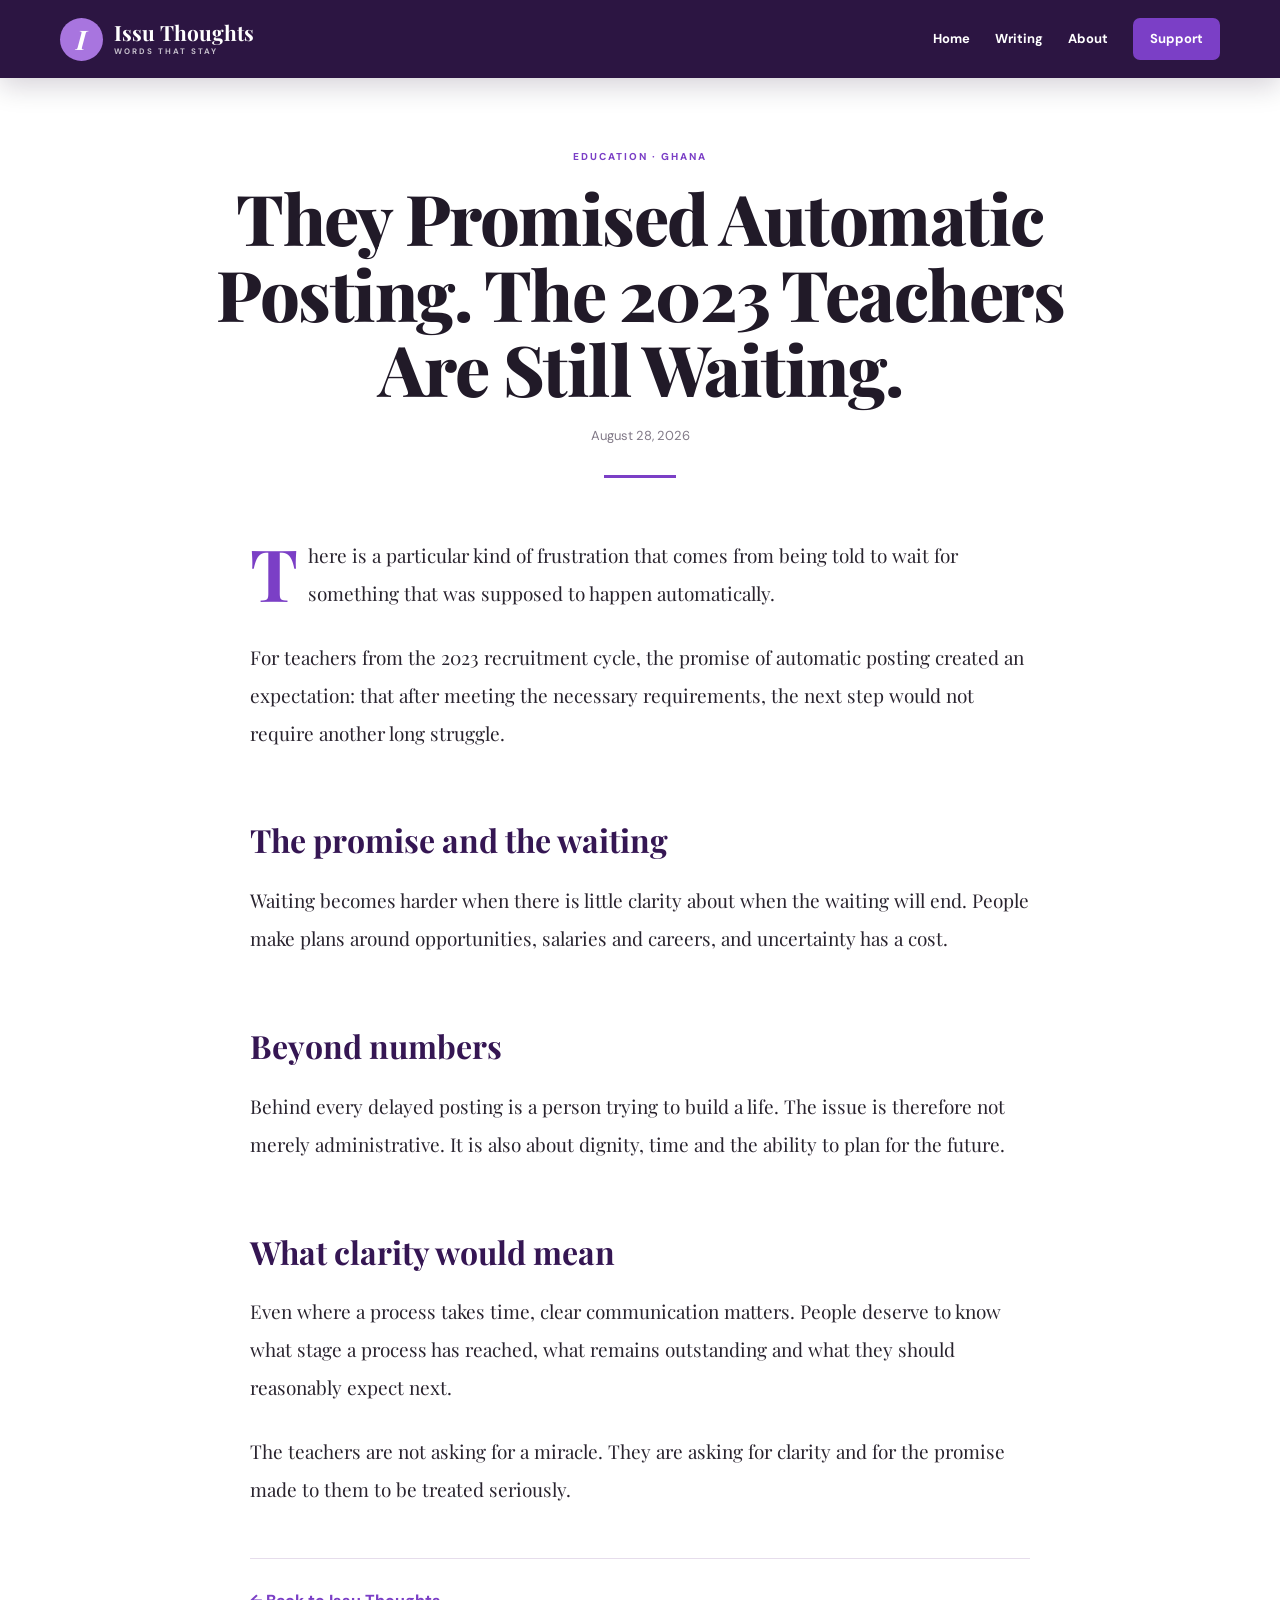
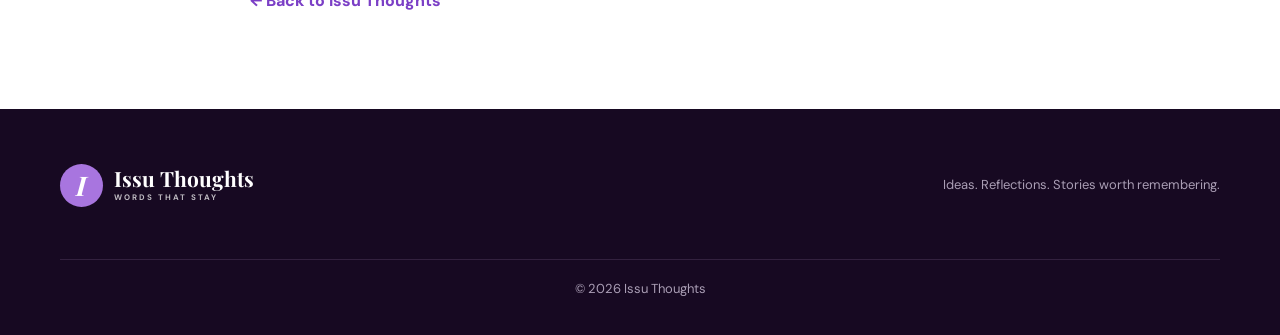
<file: teacher-recruitment-backlog.html>
<!doctype html><html lang="en"><head><meta charset="utf-8"><meta name="viewport" content="width=device-width,initial-scale=1"><title>They Promised Automatic Posting. The 2023 Teachers Are Still Waiting. — Issu Thoughts</title><meta name="description" content="A closer look at the long wait facing a group of teachers who were promised a path that never arrived."><link rel="stylesheet" href="styles.css"></head><body><header class="site-header"><div class="wrap nav-wrap"><a class="brand" href="index.html"><span class="brand-mark">I</span><span><strong>Issu Thoughts</strong><small>WORDS THAT STAY</small></span></a><button class="menu-toggle" aria-label="Open menu">☰</button><nav class="nav"><a href="index.html">Home</a><a href="index.html#writing">Writing</a><a href="index.html#about">About</a><a class="nav-button" href="https://paystack.shop/pay/Issu-thoughts">Support</a></nav></div></header><main class="article-page"><header class="article-head wrap"><p class="eyebrow">EDUCATION · GHANA</p><h1>They Promised Automatic Posting. The 2023 Teachers Are Still Waiting.</h1><p class="article-date">August 28, 2026</p><div class="article-rule"></div></header><article class="article-body"><p>There is a particular kind of frustration that comes from being told to wait for something that was supposed to happen automatically.</p>
<p>For teachers from the 2023 recruitment cycle, the promise of automatic posting created an expectation: that after meeting the necessary requirements, the next step would not require another long struggle.</p>
<h2>The promise and the waiting</h2>
<p>Waiting becomes harder when there is little clarity about when the waiting will end. People make plans around opportunities, salaries and careers, and uncertainty has a cost.</p>
<h2>Beyond numbers</h2>
<p>Behind every delayed posting is a person trying to build a life. The issue is therefore not merely administrative. It is also about dignity, time and the ability to plan for the future.</p>
<h2>What clarity would mean</h2>
<p>Even where a process takes time, clear communication matters. People deserve to know what stage a process has reached, what remains outstanding and what they should reasonably expect next.</p>
<p>The teachers are not asking for a miracle. They are asking for clarity and for the promise made to them to be treated seriously.</p></article><div class="article-end"><a class="back-link" href="index.html">← Back to Issu Thoughts</a></div></main><footer class="footer"><div class="wrap footer-inner"><a class="brand footer-brand" href="index.html"><span class="brand-mark">I</span><span><strong>Issu Thoughts</strong><small>WORDS THAT STAY</small></span></a><p>Ideas. Reflections. Stories worth remembering.</p><p class="copyright">© 2026 Issu Thoughts</p></div></footer><script>document.querySelector('.menu-toggle').onclick=()=>document.querySelector('.nav').classList.toggle('open')</script></body></html>
</file>
<file: styles.css>
@import url('https://fonts.googleapis.com/css2?family=DM+Sans:wght@400;500;600;700&family=Playfair+Display:wght@500;600;700;800&display=swap');

:root {
--purple: #7b3fc6;
--purple-light: #a875df;
--purple-pale: #f4ecfb;
--purple-dark: #28113f;
--purple-deep: #170922;

--ink: #211a28;
--muted: #6c6372;
--white: #ffffff;
--line: #e6ddec;

--serif: "Playfair Display", Georgia, serif;
--sans: "DM Sans", Arial, sans-serif;
}

* {
  box-sizing: border-box;
  }

html {
scroll-behavior: smooth;
}

body {
margin: 0;
background: var(--white);
color: var(--ink);
font-family: var(--sans);
line-height: 1.7;
-webkit-font-smoothing: antialiased;
}

img {
max-width: 100%;
display: block;
}

a {
color: inherit;
}

.wrap {
width: min(1160px, 92%);
margin: 0 auto;
}

/* =========================
HEADER
========================= */

.site-header {
position: sticky;
top: 0;
z-index: 1000;
background: rgba(40, 17, 63, 0.98);
box-shadow: 0 8px 28px rgba(24, 8, 40, 0.18);
}

.nav-wrap {
min-height: 78px;
display: flex;
align-items: center;
gap: 28px;
}

.brand {
display: flex;
align-items: center;
gap: 11px;
color: #fff;
text-decoration: none;
margin-right: auto;
}

.brand-mark {
width: 43px;
height: 43px;
border-radius: 50%;
display: grid;
place-items: center;
background: var(--purple-light);
color: #fff;
font: italic 700 27px var(--serif);
}

.brand strong {
display: block;
font: 700 21px/1 var(--serif);
}

.brand small {
display: block;
font: 700 8px/1.2 var(--sans);
letter-spacing: 2px;
opacity: .72;
margin-top: 4px;
}

.nav {
display: flex;
align-items: center;
gap: 25px;
}

.nav a {
color: #fff;
text-decoration: none;
font-size: 13px;
font-weight: 700;
}

.nav a:hover,
.nav a.active {
color: #dfc4f8;
}

.nav-button {
background: var(--purple);
padding: 10px 17px;
border-radius: 7px;
}

.menu-toggle {
display: none;
border: 0;
background: transparent;
color: #fff;
font-size: 25px;
cursor: pointer;
}

/* =========================
HERO
========================= */

.hero {
background:
linear-gradient(
110deg,
#ffffff 0%,
#ffffff 48%,
#efe3f8 100%
);
}

.hero-grid {
min-height: 560px;
display: grid;
grid-template-columns: 47% 53%;
}

.hero-copy {
padding: 85px 35px 80px 0;
align-self: center;
}

.eyebrow {
margin: 0;
color: var(--purple);
font-size: 10px;
font-weight: 800;
letter-spacing: 2px;
}

.hero h1 {
font: 800 clamp(48px, 6vw, 78px)/1.04 var(--serif);
letter-spacing: -2.5px;
margin: 18px 0 25px;
}

.hero h1 em {
font-style: normal;
color: var(--purple);
}

.hero-copy > p:not(.eyebrow) {
font-size: 17px;
color: var(--muted);
max-width: 570px;
}

.hero-actions {
display: flex;
gap: 13px;
margin-top: 30px;
}

.button {
display: inline-block;
padding: 13px 21px;
border-radius: 7px;
text-decoration: none;
font-size: 13px;
font-weight: 800;
}

.button-primary {
background: var(--purple);
color: #fff;
box-shadow: 0 10px 25px rgba(123, 63, 198, .25);
}

.button-primary:hover {
background: #6930ad;
}

.button-outline {
border: 1.5px solid var(--purple);
color: var(--purple);
background: #fff;
}

.button-outline:hover {
background: var(--purple-pale);
}

.hero-art {
position: relative;
min-height: 560px;
overflow: hidden;
}

.hero-art img {
width: 100%;
height: 100%;
object-fit: cover;
}

.art-caption {
position: absolute;
right: 25px;
bottom: 24px;
background: rgba(40, 17, 63, .92);
color: #fff;
padding: 8px 13px;
font-size: 9px;
letter-spacing: 2px;
}

/* =========================
TOPICS
========================= */

.topic-bar {
border-block: 1px solid var(--line);
background: #fcf9ff;
}

.topics {
min-height: 64px;
display: flex;
align-items: center;
gap: 28px;
overflow-x: auto;
white-space: nowrap;
}

.topics-label {
font-weight: 800;
margin-right: auto;
font-size: 13px;
}

.topics a {
color: var(--purple);
text-decoration: none;
font-size: 13px;
font-weight: 700;
}

/* =========================
WRITING SECTION
========================= */

.writing-section {
padding: 85px 0;
}

.section-heading {
display: flex;
justify-content: space-between;
align-items: end;
gap: 30px;
margin-bottom: 28px;
}

.section-heading h2 {
font: 700 43px var(--serif);
margin: 7px 0;
}

.section-heading > p {
color: var(--muted);
margin: 0;
}

/* =========================
FEATURED POST
========================= */

.featured-post {
display: grid;
grid-template-columns: 80px 1fr 250px;
border: 1px solid var(--line);
border-radius: 15px;
overflow: hidden;
background: #fff;
box-shadow: 0 15px 40px rgba(48, 15, 70, .08);
}

.featured-number {
font: 700 50px var(--serif);
color: #d3b8e9;
padding: 31px 0 0 27px;
}

.featured-content {
padding: 35px 30px 40px 0;
}

.post-meta {
display: flex;
gap: 20px;
color: var(--purple);
font-size: 10px;
font-weight: 800;
letter-spacing: .7px;
text-transform: uppercase;
}

.featured-content h3 {
font: 700 clamp(30px, 4vw, 48px)/1.14 var(--serif);
margin: 15px 0;
}

.featured-content h3 a {
color: var(--ink);
text-decoration: none;
}

.featured-content h3 a:hover {
color: var(--purple);
}

.featured-content p {
color: var(--muted);
max-width: 710px;
}

.read-link {
display: inline-flex;
gap: 9px;
color: var(--purple);
font-weight: 800;
text-decoration: none;
margin-top: 14px;
font-size: 13px;
}

.read-link:hover {
text-decoration: underline;
}

.featured-side {
position: relative;
min-height: 260px;
background: var(--purple-dark);
overflow: hidden;
}

.featured-side img {
width: 100%;
height: 100%;
object-fit: cover;
opacity: .72;
}

.featured-side-overlay {
position: absolute;
inset: 0;
background: linear-gradient(
to top,
rgba(40, 17, 63, .95),
rgba(40, 17, 63, .1)
);
}

.featured-date {
position: absolute;
left: 25px;
bottom: 25px;
color: #fff;
}

.featured-date span {
display: block;
text-transform: uppercase;
letter-spacing: 2px;
font-size: 9px;
}

.featured-date strong {
display: block;
font: 800 61px/.95 var(--serif);
}

/* =========================
PUBLICATION GRID
========================= */

.post-grid {
display: grid;
grid-template-columns: repeat(3, 1fr);
gap: 22px;
margin-top: 25px;
}

.post-card {
border: 1px solid var(--line);
border-radius: 13px;
overflow: hidden;
background: #fff;
box-shadow: 0 8px 28px rgba(44, 15, 68, .05);
transition: transform .25s ease, box-shadow .25s ease;
}

.post-card:hover {
transform: translateY(-5px);
box-shadow: 0 17px 38px rgba(61, 20, 91, .13);
}

.card-image {
height: 190px;
overflow: hidden;
background: var(--purple-pale);
}

.card-image img {
width: 100%;
height: 100%;
object-fit: cover;
transition: transform .4s ease;
}

.post-card:hover .card-image img {
transform: scale(1.04);
}

.card-content {
padding: 24px;
}

.card-top {
display: flex;
justify-content: space-between;
color: #8a8290;
font-size: 11px;
}

.post-index {
color: var(--purple);
font-weight: 800;
}

.card-category {
color: var(--purple);
font-size: 10px;
font-weight: 800;
letter-spacing: 1.4px;
margin-top: 18px;
}

.post-card h3 {
font: 700 24px/1.28 var(--serif);
margin: 9px 0;
}

.post-card h3 a {
color: var(--ink);
text-decoration: none;
}

.post-card h3 a:hover {
color: var(--purple);
}

.excerpt {
color: var(--muted);
font-size: 13px;
}

/* =========================
SUPPORT
========================= */

.support-section {
padding: 0 0 80px;
}

.support-card {
background:
radial-gradient(
circle at 100% 0%,
rgba(123, 63, 198, .18),
transparent 35%
),
var(--purple-pale);

border: 1px solid #dfd0ec;
border-radius: 15px;
padding: 38px;
display: flex;
justify-content: space-between;
align-items: center;
gap: 25px;
}

.support-card h2 {
font: 700 34px var(--serif);
margin: 5px 0;
}

.support-card p {
color: var(--muted);
margin: 0;
}

.button-dark {
background: var(--purple-dark);
color: #fff;
}

.button-dark:hover {
background: var(--purple);
}

/* =========================
ABOUT
========================= */

.about-section {
background: var(--purple-dark);
color: #fff;
padding: 90px 0;
}

.about-grid {
display: grid;
grid-template-columns: 1fr 1fr;
gap: 85px;
}

.about-title h2 {
font: 700 50px/1.1 var(--serif);
margin: 15px 0;
}

.about-copy p {
color: #ded2e7;
font-size: 16px;
}

.signature {
margin-top: 28px;
color: #d9b8f4;
font: 600 17px var(--serif);
}

/* =========================
FOOTER
========================= */

.footer {
background: var(--purple-deep);
color: #dcd3e5;
padding: 52px 0 22px;
}

.footer-inner {
display: flex;
align-items: center;
gap: 25px;
flex-wrap: wrap;
}

.footer-brand {
margin-right: auto;
}

.footer p {
font-size: 13px;
color: #aa9eb5;
}

.copyright {
width: 100%;
border-top: 1px solid #33213f;
text-align: center;
padding-top: 18px;
margin-top: 25px;
font-size: 12px;
color: #8d8198;
}

/* =========================
ARTICLE READING
========================= */

.article-page {
padding: 70px 0 95px;
}

.article-head {
max-width: 930px;
text-align: center;
}

.article-head h1 {
font: 800 clamp(42px, 6vw, 70px)/1.08 var(--serif);
letter-spacing: -1.5px;
margin: 15px auto;
}

.article-date {
color: #817987;
font-size: 13px;
margin: 18px 0;
}

.article-rule {
width: 72px;
height: 3px;
background: var(--purple);
margin: 28px auto;
}

.article-body {
width: min(780px, 90%);
margin: 58px auto 0;
font: 400 19px/2 var(--serif);
color: #29232e;
overflow-wrap: break-word;
}

.article-body p {
margin: 0 0 1.35em;
}

.article-body h2 {
font: 700 32px/1.25 var(--serif);
color: #351653;
margin: 2.15em 0 .65em;
}

.article-body p:first-of-type:first-letter {
float: left;
font: 700 72px/.78 var(--serif);
color: var(--purple);
padding: 8px 10px 0 0;
}

.article-end {
width: min(780px, 90%);
margin: 50px auto 0;
border-top: 1px solid var(--line);
padding-top: 28px;
}

.back-link {
color: var(--purple);
font-weight: 800;
text-decoration: none;
}

/* =========================
PREMIUM SHARE PANEL
========================= */

.premium-share {
margin: 70px 0 45px;
padding: 34px 36px;

background:
radial-gradient(
circle at 100% 0%,
rgba(139, 80, 220, .16),
transparent 35%
),
linear-gradient(135deg, #fbf8ff, #ffffff);

border: 1px solid #e4d7ee;
border-radius: 14px;
box-shadow: 0 15px 45px rgba(42, 17, 63, .08);
}

.share-heading {
display: flex;
align-items: center;
gap: 15px;
}

.share-icon {
width: 48px;
height: 48px;
display: grid;
place-items: center;
border-radius: 50%;
background: var(--purple);
color: #fff;
font-size: 23px;
box-shadow: 0 8px 20px rgba(113, 51, 189, .25);
}

.share-heading span {
display: block;
color: var(--purple);
font-size: 10px;
font-weight: 800;
letter-spacing: 1.8px;
}

.share-heading h3 {
margin: 2px 0 0;
color: #281336;
font: 700 27px/1.2 var(--serif);
}

.share-description {
max-width: 600px;
margin: 17px 0 25px;
color: var(--muted);
font-size: 14px;
line-height: 1.7;
}

.share-actions {
display: flex;
align-items: center;
flex-wrap: wrap;
gap: 9px;
}

.share-option {
min-height: 42px;
padding: 0 15px;
border: 1px solid #ded2e7;
border-radius: 6px;
background: #fff;
color: #372442;
text-decoration: none;
font-size: 12px;
font-weight: 700;
cursor: pointer;

display: inline-flex;
align-items: center;
justify-content: center;

transition: transform .2s ease,
box-shadow .2s ease,
background .2s ease,
color .2s ease;
}

.share-option:hover {
transform: translateY(-2px);
box-shadow: 0 7px 18px rgba(42, 17, 63, .12);
}

.share-option.whatsapp:hover {
background: #25D366;
border-color: #25D366;
color: #fff;
}

.share-option.facebook:hover {
background: #1877F2;
border-color: #1877F2;
color: #fff;
}

.share-option.x-share {
min-width: 45px;
font-size: 17px;
}

.share-option.x-share:hover {
background: #111;
border-color: #111;
color: #fff;
}

.share-option.telegram:hover {
background: #229ED9;
border-color: #229ED9;
color: #fff;
}

.share-option.copy-link:hover {
background: var(--purple);
border-color: var(--purple);
color: #fff;
}

.native-share {
min-height: 42px;
padding: 0 17px;
border: 0;
border-radius: 6px;
background: var(--purple-dark);
color: #fff;
font-size: 12px;
font-weight: 700;
cursor: pointer;

display: inline-flex;
align-items: center;
gap: 8px;

transition: transform .2s ease,
background .2s ease,
box-shadow .2s ease;
}

.native-share:hover {
background: var(--purple);
transform: translateY(-2px);
}

.copy-message {
display: none;
margin-top: 14px;
color: var(--purple);
font-size: 12px;
font-weight: 700;
}

.copy-message.show {
display: block;
}

/* =========================
MOBILE
========================= */

@media (max-width: 900px) {

.hero-grid {
grid-template-columns: 1fr;
}

.hero-copy {
padding: 65px 0 45px;
}

.hero-art {
min-height: 420px;
}

.featured-post {
grid-template-columns: 55px 1fr;
}

.featured-side {
display: none;
}

.post-grid {
grid-template-columns: 1fr 1fr;
}

.about-grid {
gap: 45px;
}
}

@media (max-width: 700px) {

.nav {
display: none;
position: absolute;
top: 78px;
left: 0;
right: 0;
padding: 20px;
background: var(--purple-dark);
flex-direction: column;
align-items: stretch;
gap: 4px;
box-shadow: 0 15px 30px rgba(0,0,0,.2);
}

.nav.open {
display: flex;
}

.nav a {
padding: 13px 10px;
}

.nav-button {
text-align: center;
}

.menu-toggle {
display: block;
}

.hero h1 {
font-size: 48px;
letter-spacing: -1.5px;
}

.hero-copy > p:not(.eyebrow) {
font-size: 15px;
}

.hero-actions {
flex-direction: column;
}

.button {
text-align: center;
}

.topics {
gap: 20px;
}

.section-heading {
display: block;
}

.section-heading h2 {
font-size: 36px;
}

.featured-post {
grid-template-columns: 42px 1fr;
}

.featured-number {
padding-left: 14px;
font-size: 35px;
}

.featured-content {
padding: 27px 20px 30px 0;
}

.featured-content h3 {
font-size: 29px;
}

.post-grid {
grid-template-columns: 1fr;
}

.card-image {
height: 210px;
}

.support-card {
flex-direction: column;
align-items: flex-start;
padding: 28px;
}

.support-card .button {
width: 100%;
}

.about-grid {
grid-template-columns: 1fr;
gap: 25px;
}

.about-title h2 {
font-size: 39px;
}

.article-page {
padding-top: 48px;
}

.article-head h1 {
font-size: 39px;
}

.article-body {
width: min(92%, 680px);
font-size: 18px;
line-height: 1.9;
}

.article-body h2 {
font-size: 28px;
}

.premium-share {
padding: 26px 22px;
}

.share-actions {
display: grid;
grid-template-columns: 1fr 1fr;
width: 100%;
}

.share-option,
.native-share {
width: 100%;
}

.native-share {
grid-column: 1 / -1;
}
  }
</file>
